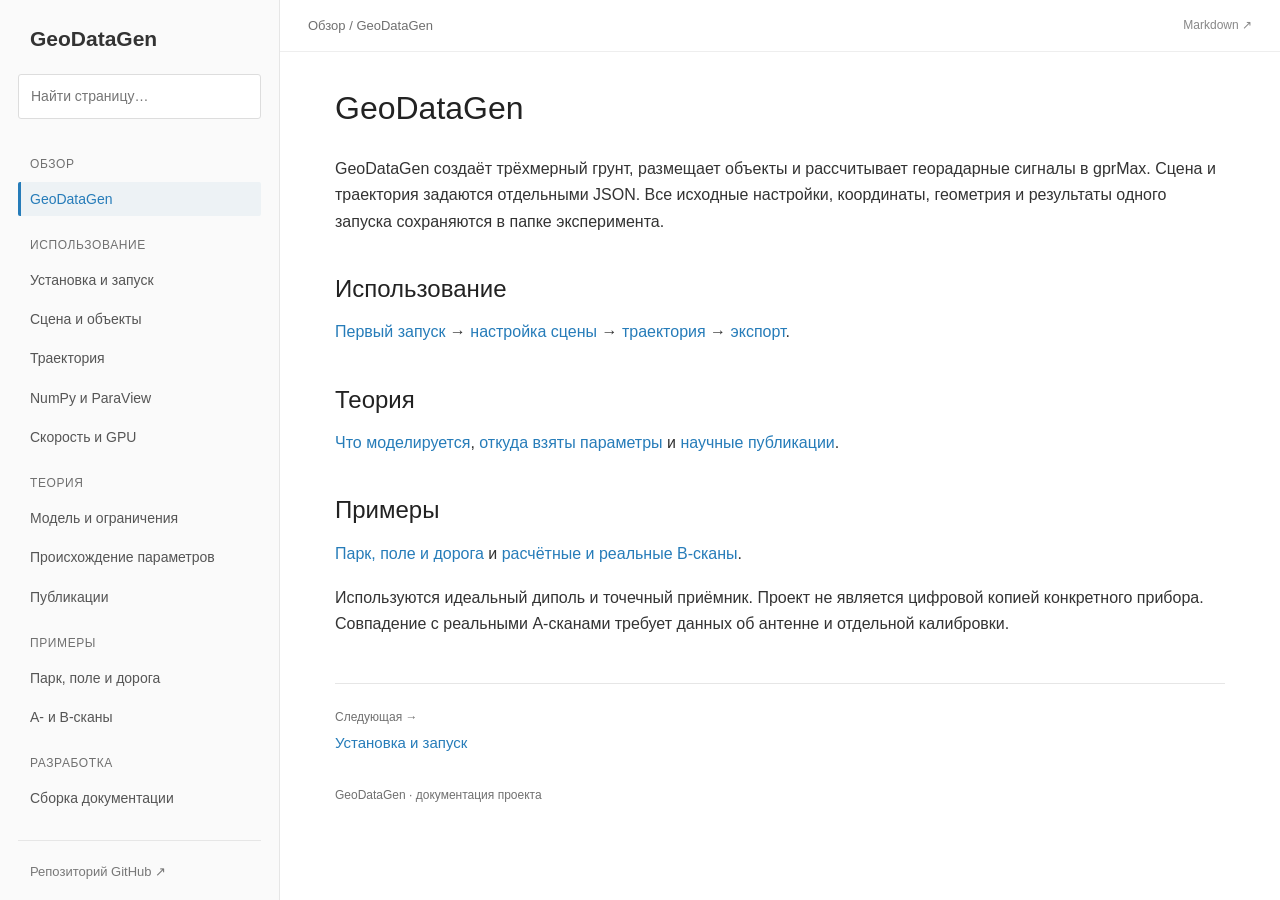
<file: user_review/index.html>
<!doctype html>
<!-- Generated by tools/build_docs.py; edit docs/README.md. -->
<html lang="ru"><head><meta charset="utf-8"><meta name="viewport" content="width=device-width,initial-scale=1"><meta name="color-scheme" content="light"><title>GeoDataGen · GeoDataGen</title><link rel="stylesheet" href="assets/book.css"><script src="assets/book.js" defer></script></head>
<body><a class="skip" href="#content">Перейти к тексту</a><aside id="sidebar"><a class="brand" href="index.html">GeoDataGen</a><label class="sr-only" for="search">Найти страницу</label><input id="search" type="search" placeholder="Найти страницу…" autocomplete="off"><nav aria-label="Оглавление"><p class="group">Обзор</p><ul><li><a href="index.html" aria-current="page">GeoDataGen</a></li></ul><p class="group">Использование</p><ul><li><a href="usage/quickstart.html">Установка и запуск</a></li><li><a href="usage/scene.html">Сцена и объекты</a></li><li><a href="usage/trajectory.html">Траектория</a></li><li><a href="usage/exports.html">NumPy и ParaView</a></li><li><a href="usage/performance.html">Скорость и GPU</a></li></ul><p class="group">Теория</p><ul><li><a href="theory/model.html">Модель и ограничения</a></li><li><a href="theory/parameters.html">Происхождение параметров</a></li><li><a href="theory/papers.html">Публикации</a></li></ul><p class="group">Примеры</p><ul><li><a href="examples/scenes.html">Парк, поле и дорога</a></li><li><a href="examples/scans.html">A- и B-сканы</a></li></ul><p class="group">Разработка</p><ul><li><a href="usage/documentation.html">Сборка документации</a></li></ul></nav><p class="empty" hidden>Страница не найдена</p><a class="repository" href="https://github.com/bySaf/geodatagen">Репозиторий GitHub ↗</a></aside>
<div class="body"><header><button id="menu" aria-expanded="false" aria-controls="sidebar" aria-label="Открыть оглавление">☰</button><span>Обзор / GeoDataGen</span><a href="https://github.com/bySaf/geodatagen/blob/main/docs/README.md" aria-label="Исходник страницы">Markdown ↗</a></header><main id="content"><article><h1 id="geodatagen">GeoDataGen<a class="anchor" href="#geodatagen" aria-label="Ссылка на раздел">#</a></h1>
<p>GeoDataGen создаёт трёхмерный грунт, размещает объекты и рассчитывает георадарные сигналы в gprMax. Сцена и траектория задаются отдельными JSON. Все исходные настройки, координаты, геометрия и результаты одного запуска сохраняются в папке эксперимента.</p>
<h2 id="использование">Использование<a class="anchor" href="#использование" aria-label="Ссылка на раздел">#</a></h2>
<p><a href="usage/quickstart.html">Первый запуск</a> → <a href="usage/scene.html">настройка сцены</a> → <a href="usage/trajectory.html">траектория</a> → <a href="usage/exports.html">экспорт</a>.</p>
<h2 id="теория">Теория<a class="anchor" href="#теория" aria-label="Ссылка на раздел">#</a></h2>
<p><a href="theory/model.html">Что моделируется</a>, <a href="theory/parameters.html">откуда взяты параметры</a> и <a href="theory/papers.html">научные публикации</a>.</p>
<h2 id="примеры">Примеры<a class="anchor" href="#примеры" aria-label="Ссылка на раздел">#</a></h2>
<p><a href="examples/scenes.html">Парк, поле и дорога</a> и <a href="examples/scans.html">расчётные и реальные B-сканы</a>.</p>
<p>Используются идеальный диполь и точечный приёмник. Проект не является цифровой копией конкретного прибора. Совпадение с реальными A-сканами требует данных об антенне и отдельной калибровки.</p>
</article><nav class="pagination" aria-label="Соседние страницы"><a href="usage/quickstart.html"><span>Следующая →</span>Установка и запуск</a></nav><footer>GeoDataGen · документация проекта</footer></main></div></body></html>
</file>
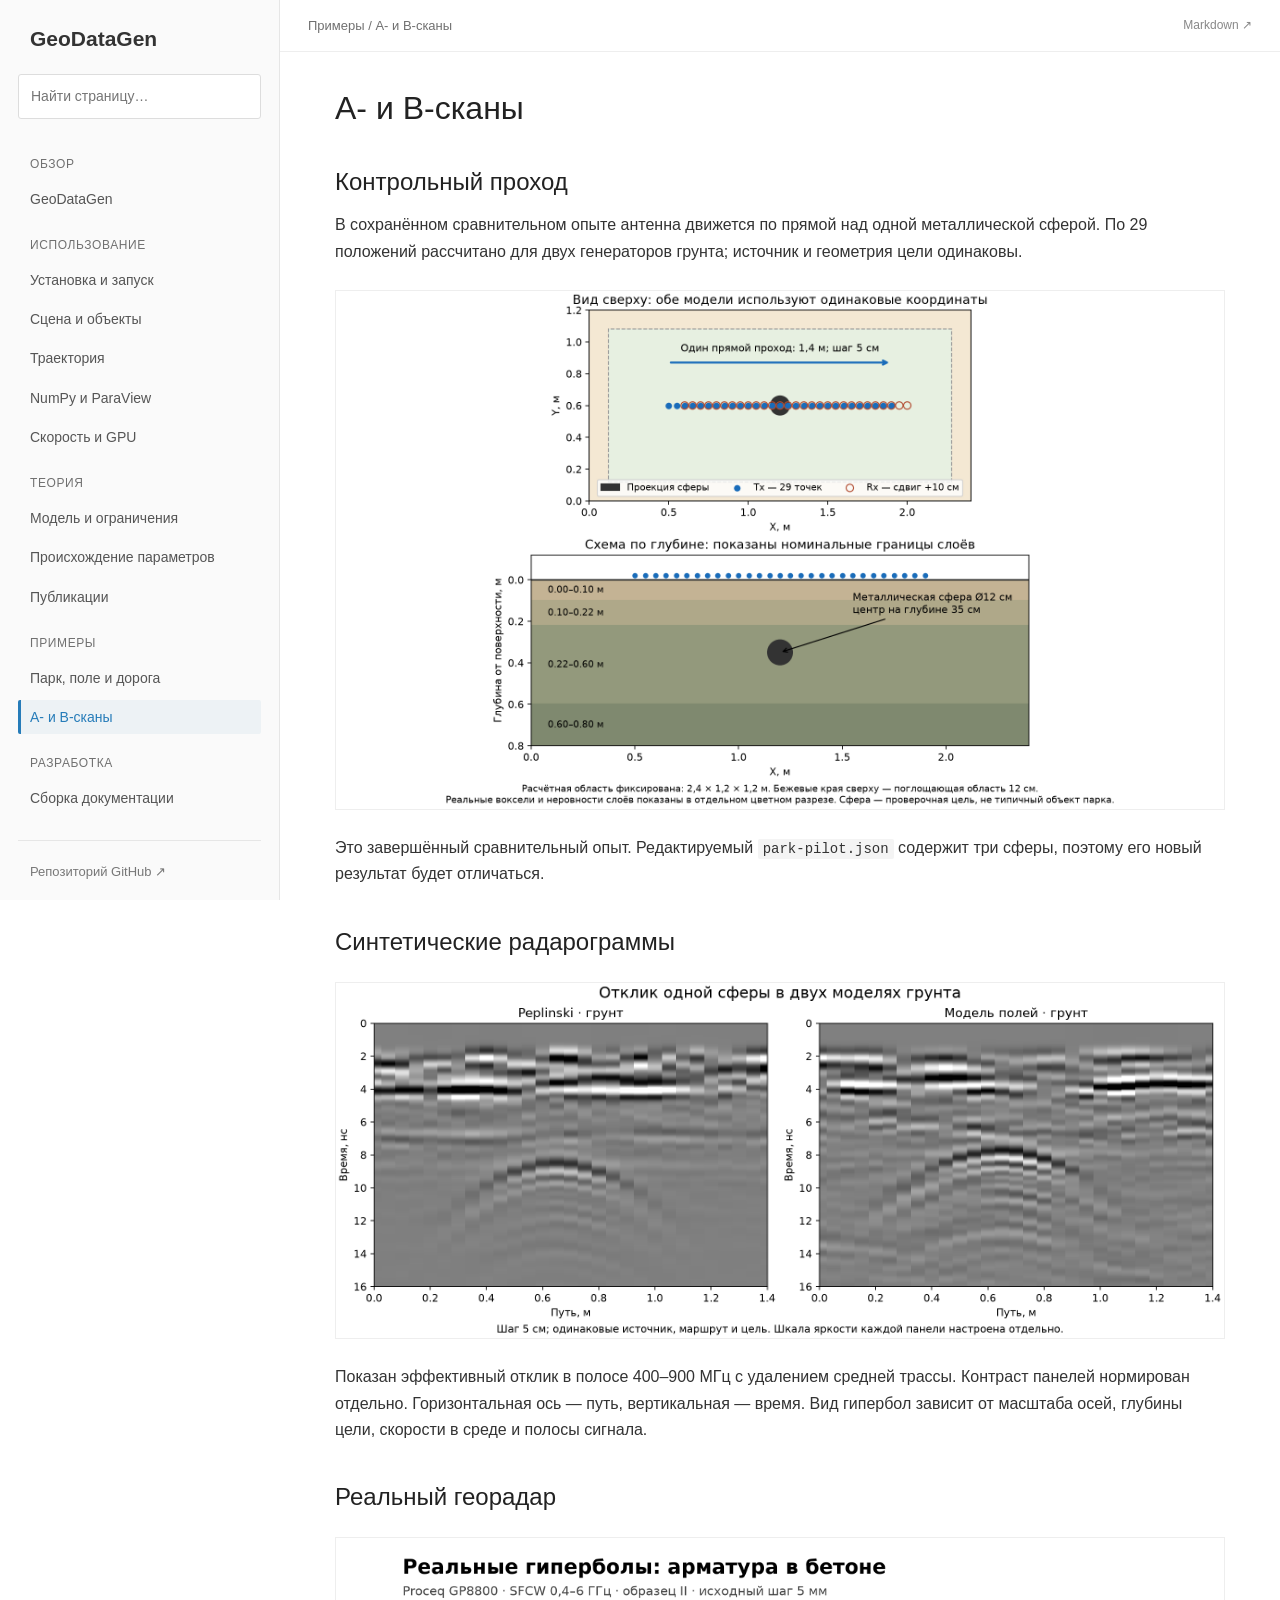
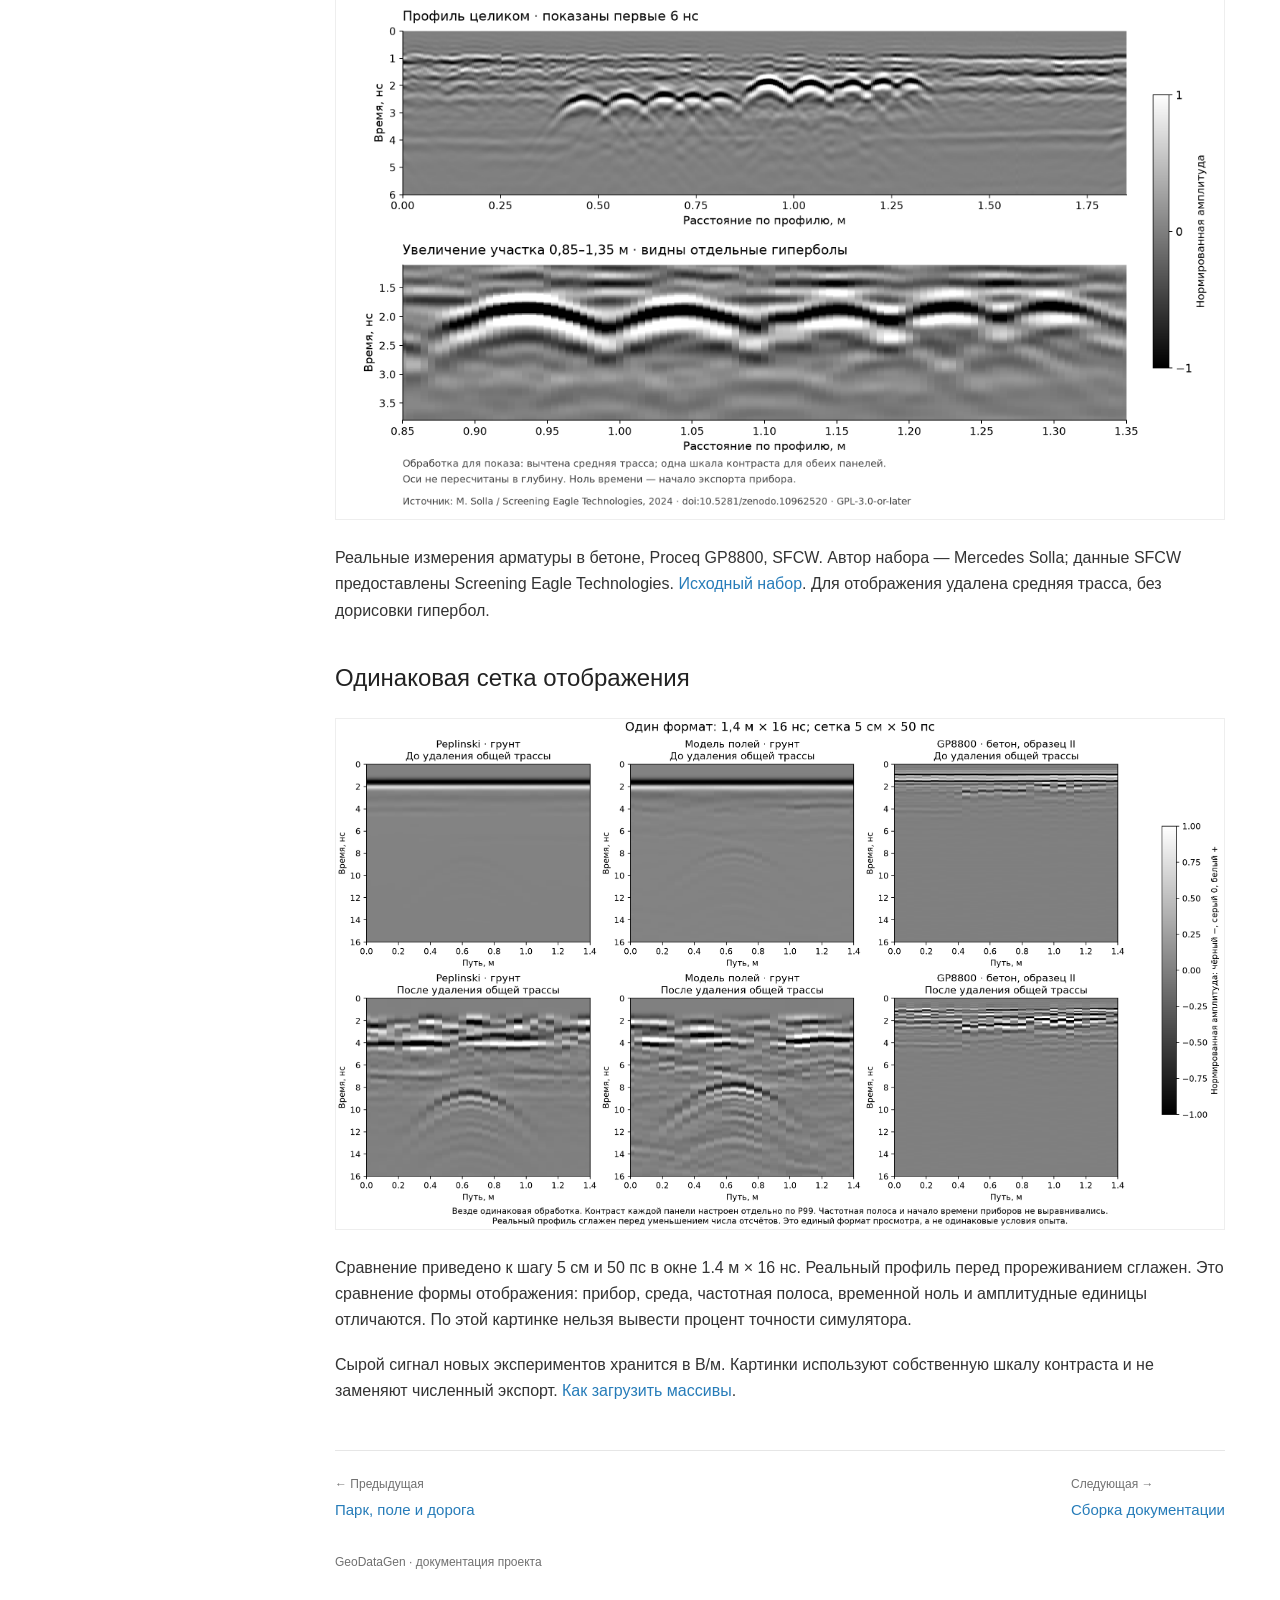
<file: user_review/examples/scans.html>
<!doctype html>
<!-- Generated by tools/build_docs.py; edit docs/examples/scans.md. -->
<html lang="ru"><head><meta charset="utf-8"><meta name="viewport" content="width=device-width,initial-scale=1"><meta name="color-scheme" content="light"><title>A- и B-сканы · GeoDataGen</title><link rel="stylesheet" href="../assets/book.css"><script src="../assets/book.js" defer></script></head>
<body><a class="skip" href="#content">Перейти к тексту</a><aside id="sidebar"><a class="brand" href="../index.html">GeoDataGen</a><label class="sr-only" for="search">Найти страницу</label><input id="search" type="search" placeholder="Найти страницу…" autocomplete="off"><nav aria-label="Оглавление"><p class="group">Обзор</p><ul><li><a href="../index.html">GeoDataGen</a></li></ul><p class="group">Использование</p><ul><li><a href="../usage/quickstart.html">Установка и запуск</a></li><li><a href="../usage/scene.html">Сцена и объекты</a></li><li><a href="../usage/trajectory.html">Траектория</a></li><li><a href="../usage/exports.html">NumPy и ParaView</a></li><li><a href="../usage/performance.html">Скорость и GPU</a></li></ul><p class="group">Теория</p><ul><li><a href="../theory/model.html">Модель и ограничения</a></li><li><a href="../theory/parameters.html">Происхождение параметров</a></li><li><a href="../theory/papers.html">Публикации</a></li></ul><p class="group">Примеры</p><ul><li><a href="scenes.html">Парк, поле и дорога</a></li><li><a href="scans.html" aria-current="page">A- и B-сканы</a></li></ul><p class="group">Разработка</p><ul><li><a href="../usage/documentation.html">Сборка документации</a></li></ul></nav><p class="empty" hidden>Страница не найдена</p><a class="repository" href="https://github.com/bySaf/geodatagen">Репозиторий GitHub ↗</a></aside>
<div class="body"><header><button id="menu" aria-expanded="false" aria-controls="sidebar" aria-label="Открыть оглавление">☰</button><span>Примеры / A- и B-сканы</span><a href="https://github.com/bySaf/geodatagen/blob/main/docs/examples/scans.md" aria-label="Исходник страницы">Markdown ↗</a></header><main id="content"><article><h1 id="a--и-b-сканы">A- и B-сканы<a class="anchor" href="#a--и-b-сканы" aria-label="Ссылка на раздел">#</a></h1>
<h2 id="контрольный-проход">Контрольный проход<a class="anchor" href="#контрольный-проход" aria-label="Ссылка на раздел">#</a></h2>
<p>В сохранённом сравнительном опыте антенна движется по прямой над одной металлической сферой. По 29 положений рассчитано для двух генераторов грунта; источник и геометрия цели одинаковы.</p>
<p><img src="../assets/pilot-route.png" alt="План контрольного прямого прохода" /></p>
<p>Это завершённый сравнительный опыт. Редактируемый <code>park-pilot.json</code> содержит три сферы, поэтому его новый результат будет отличаться.</p>
<h2 id="синтетические-радарограммы">Синтетические радарограммы<a class="anchor" href="#синтетические-радарограммы" aria-label="Ссылка на раздел">#</a></h2>
<p><img src="../assets/synthetic-hyperbolas.png" alt="Синтетические B-сканы двух моделей грунта" /></p>
<p>Показан эффективный отклик в полосе 400–900 МГц с удалением средней трассы. Контраст панелей нормирован отдельно. Горизонтальная ось — путь, вертикальная — время. Вид гипербол зависит от масштаба осей, глубины цели, скорости в среде и полосы сигнала.</p>
<h2 id="реальный-георадар">Реальный георадар<a class="anchor" href="#реальный-георадар" aria-label="Ссылка на раздел">#</a></h2>
<p><img src="../assets/real-hyperbola.png" alt="Реальные гиперболы арматуры, Proceq GP8800" /></p>
<p>Реальные измерения арматуры в бетоне, Proceq GP8800, SFCW. Автор набора — Mercedes Solla; данные SFCW предоставлены Screening Eagle Technologies. <a href="https://doi.org/10.5281/zenodo.10962520">Исходный набор</a>. Для отображения удалена средняя трасса, без дорисовки гипербол.</p>
<h2 id="одинаковая-сетка-отображения">Одинаковая сетка отображения<a class="anchor" href="#одинаковая-сетка-отображения" aria-label="Ссылка на раздел">#</a></h2>
<p><img src="../assets/bscan-comparison.png" alt="Синтетические и реальные сигналы на общей сетке" /></p>
<p>Сравнение приведено к шагу 5 см и 50 пс в окне 1.4 м × 16 нс. Реальный профиль перед прореживанием сглажен. Это сравнение формы отображения: прибор, среда, частотная полоса, временной ноль и амплитудные единицы отличаются. По этой картинке нельзя вывести процент точности симулятора.</p>
<p>Сырой сигнал новых экспериментов хранится в В/м. Картинки используют собственную шкалу контраста и не заменяют численный экспорт. <a href="../usage/exports.html">Как загрузить массивы</a>.</p>
</article><nav class="pagination" aria-label="Соседние страницы"><a href="scenes.html"><span>← Предыдущая</span>Парк, поле и дорога</a><a href="../usage/documentation.html"><span>Следующая →</span>Сборка документации</a></nav><footer>GeoDataGen · документация проекта</footer></main></div></body></html>
</file>
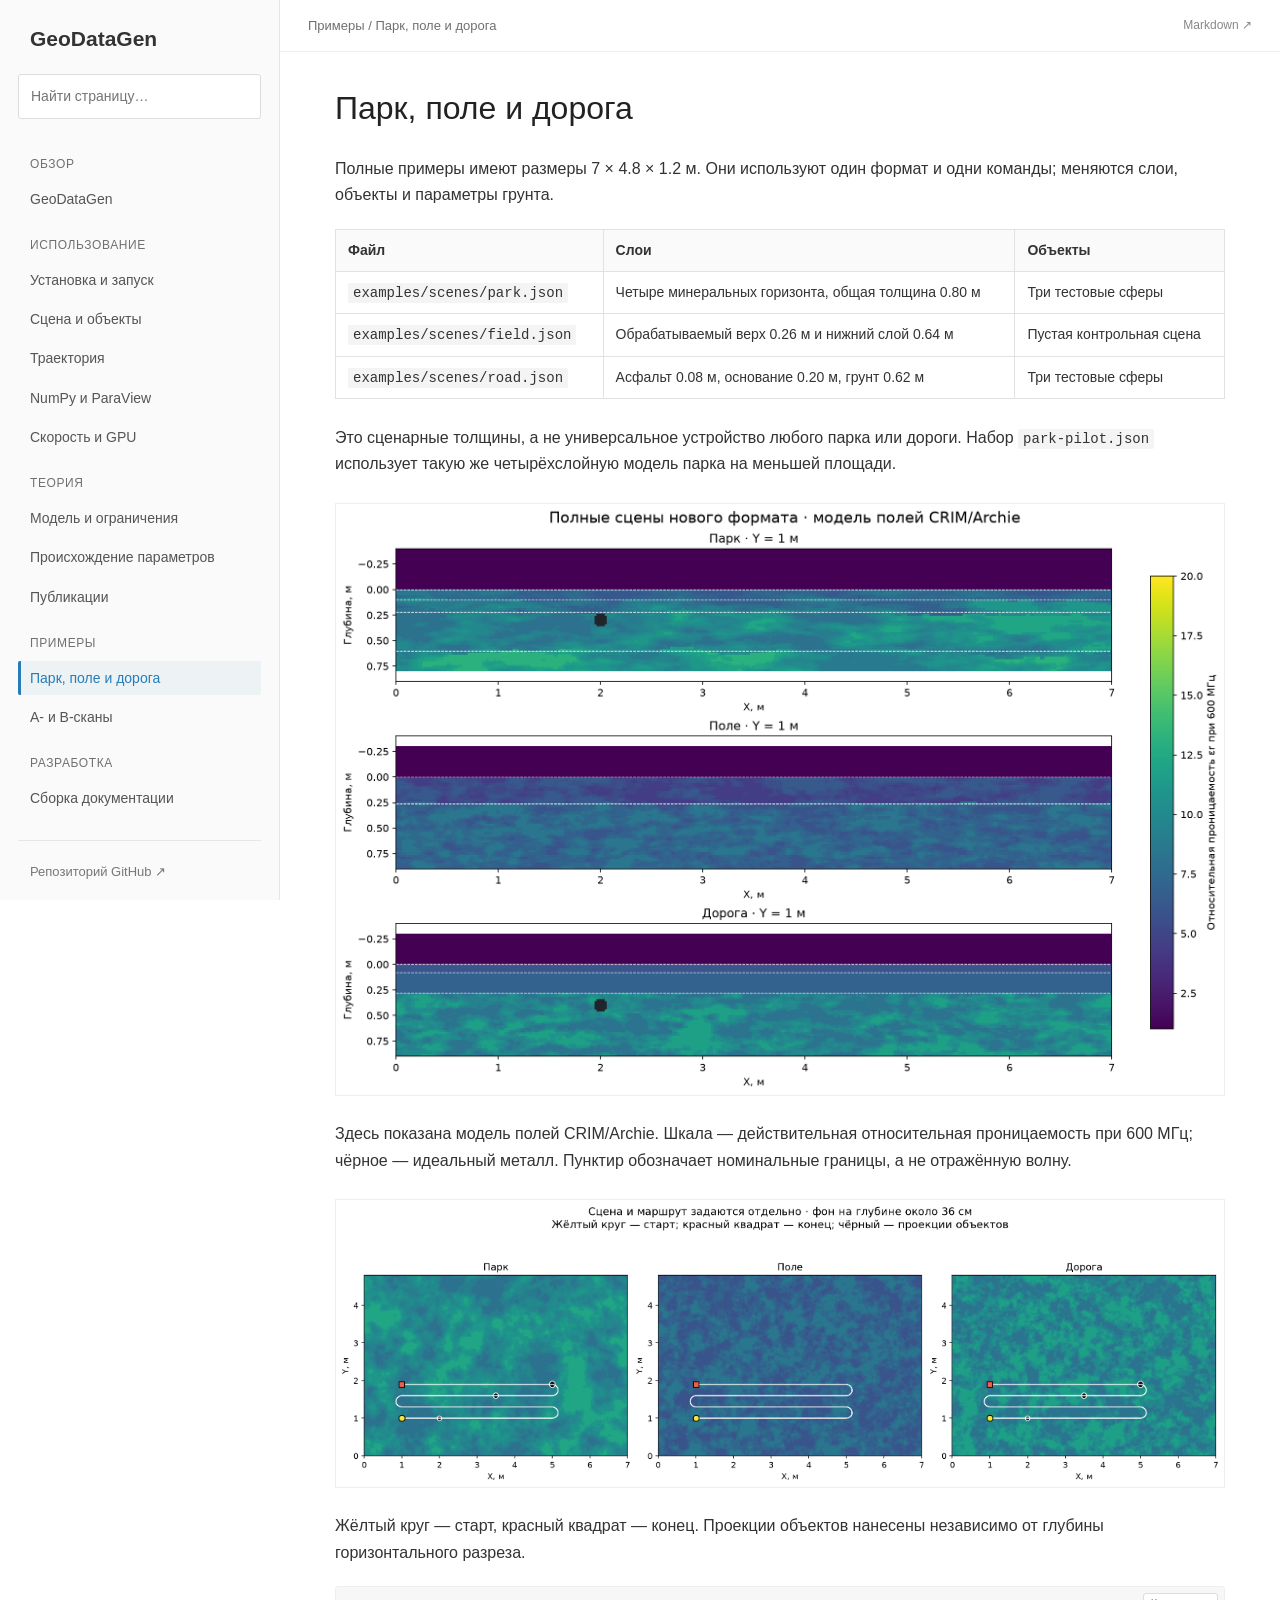
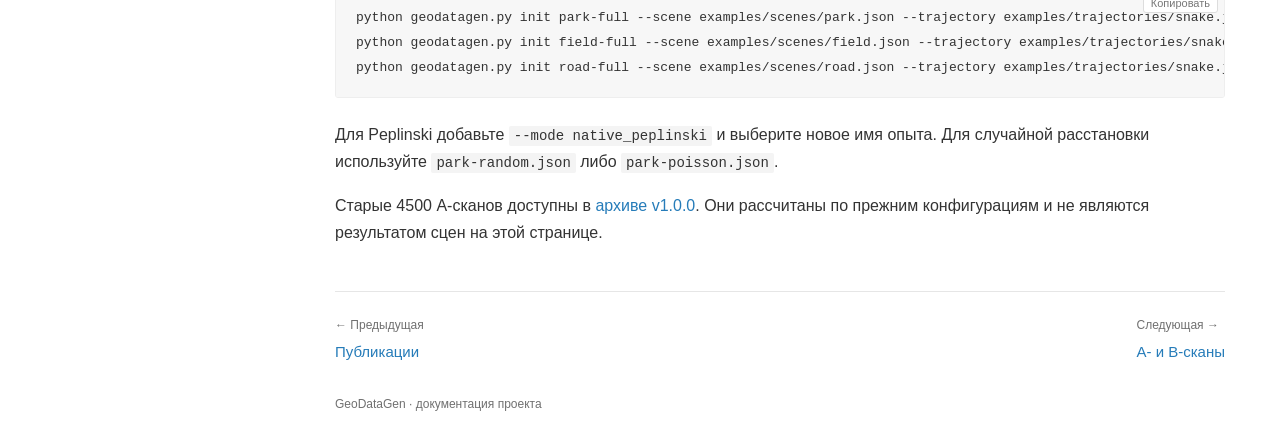
<file: user_review/examples/scenes.html>
<!doctype html>
<!-- Generated by tools/build_docs.py; edit docs/examples/scenes.md. -->
<html lang="ru"><head><meta charset="utf-8"><meta name="viewport" content="width=device-width,initial-scale=1"><meta name="color-scheme" content="light"><title>Парк, поле и дорога · GeoDataGen</title><link rel="stylesheet" href="../assets/book.css"><script src="../assets/book.js" defer></script></head>
<body><a class="skip" href="#content">Перейти к тексту</a><aside id="sidebar"><a class="brand" href="../index.html">GeoDataGen</a><label class="sr-only" for="search">Найти страницу</label><input id="search" type="search" placeholder="Найти страницу…" autocomplete="off"><nav aria-label="Оглавление"><p class="group">Обзор</p><ul><li><a href="../index.html">GeoDataGen</a></li></ul><p class="group">Использование</p><ul><li><a href="../usage/quickstart.html">Установка и запуск</a></li><li><a href="../usage/scene.html">Сцена и объекты</a></li><li><a href="../usage/trajectory.html">Траектория</a></li><li><a href="../usage/exports.html">NumPy и ParaView</a></li><li><a href="../usage/performance.html">Скорость и GPU</a></li></ul><p class="group">Теория</p><ul><li><a href="../theory/model.html">Модель и ограничения</a></li><li><a href="../theory/parameters.html">Происхождение параметров</a></li><li><a href="../theory/papers.html">Публикации</a></li></ul><p class="group">Примеры</p><ul><li><a href="scenes.html" aria-current="page">Парк, поле и дорога</a></li><li><a href="scans.html">A- и B-сканы</a></li></ul><p class="group">Разработка</p><ul><li><a href="../usage/documentation.html">Сборка документации</a></li></ul></nav><p class="empty" hidden>Страница не найдена</p><a class="repository" href="https://github.com/bySaf/geodatagen">Репозиторий GitHub ↗</a></aside>
<div class="body"><header><button id="menu" aria-expanded="false" aria-controls="sidebar" aria-label="Открыть оглавление">☰</button><span>Примеры / Парк, поле и дорога</span><a href="https://github.com/bySaf/geodatagen/blob/main/docs/examples/scenes.md" aria-label="Исходник страницы">Markdown ↗</a></header><main id="content"><article><h1 id="парк-поле-и-дорога">Парк, поле и дорога<a class="anchor" href="#парк-поле-и-дорога" aria-label="Ссылка на раздел">#</a></h1>
<p>Полные примеры имеют размеры 7 × 4.8 × 1.2 м. Они используют один формат и одни команды; меняются слои, объекты и параметры грунта.</p>
<table>
<thead>
<tr>
  <th>Файл</th>
  <th>Слои</th>
  <th>Объекты</th>
</tr>
</thead>
<tbody>
<tr>
  <td><code>examples/scenes/park.json</code></td>
  <td>Четыре минеральных горизонта, общая толщина 0.80 м</td>
  <td>Три тестовые сферы</td>
</tr>
<tr>
  <td><code>examples/scenes/field.json</code></td>
  <td>Обрабатываемый верх 0.26 м и нижний слой 0.64 м</td>
  <td>Пустая контрольная сцена</td>
</tr>
<tr>
  <td><code>examples/scenes/road.json</code></td>
  <td>Асфальт 0.08 м, основание 0.20 м, грунт 0.62 м</td>
  <td>Три тестовые сферы</td>
</tr>
</tbody>
</table>
<p>Это сценарные толщины, а не универсальное устройство любого парка или дороги. Набор <code>park-pilot.json</code> использует такую же четырёхслойную модель парка на меньшей площади.</p>
<p><img src="../assets/full-scenes.png" alt="Разрезы полных сцен с моделью полей" /></p>
<p>Здесь показана модель полей CRIM/Archie. Шкала — действительная относительная проницаемость при 600 МГц; чёрное — идеальный металл. Пунктир обозначает номинальные границы, а не отражённую волну.</p>
<p><img src="../assets/scene-routes.png" alt="Планы сцен и одинаковая змейка" /></p>
<p>Жёлтый круг — старт, красный квадрат — конец. Проекции объектов нанесены независимо от глубины горизонтального разреза.</p>
<pre><code class="language-bash">python geodatagen.py init park-full --scene examples/scenes/park.json --trajectory examples/trajectories/snake.json
python geodatagen.py init field-full --scene examples/scenes/field.json --trajectory examples/trajectories/snake.json
python geodatagen.py init road-full --scene examples/scenes/road.json --trajectory examples/trajectories/snake.json
</code></pre>
<p>Для Peplinski добавьте <code>--mode native_peplinski</code> и выберите новое имя опыта. Для случайной расстановки используйте <code>park-random.json</code> либо <code>park-poisson.json</code>.</p>
<p>Старые 4500 A-сканов доступны в <a href="https://github.com/bySaf/geodatagen/releases/tag/v1.0.0">архиве v1.0.0</a>. Они рассчитаны по прежним конфигурациям и не являются результатом сцен на этой странице.</p>
</article><nav class="pagination" aria-label="Соседние страницы"><a href="../theory/papers.html"><span>← Предыдущая</span>Публикации</a><a href="scans.html"><span>Следующая →</span>A- и B-сканы</a></nav><footer>GeoDataGen · документация проекта</footer></main></div></body></html>
</file>
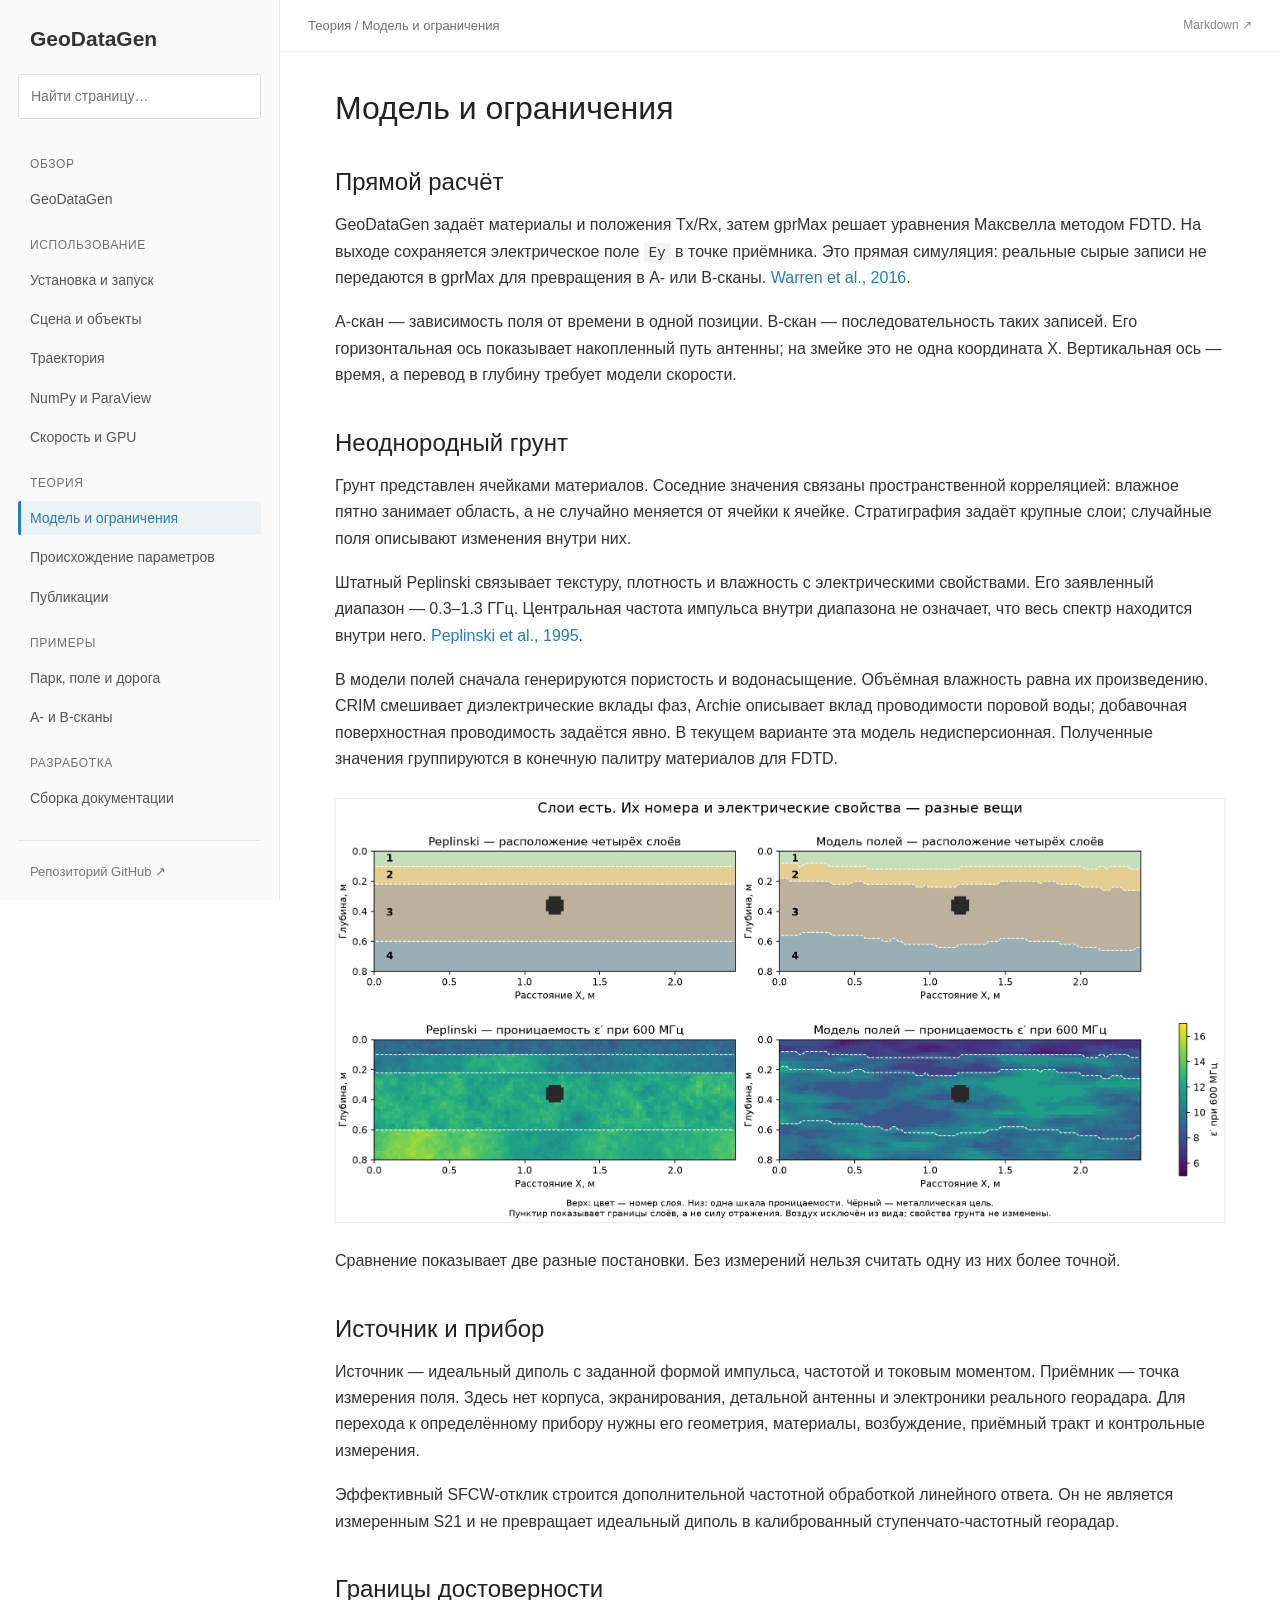
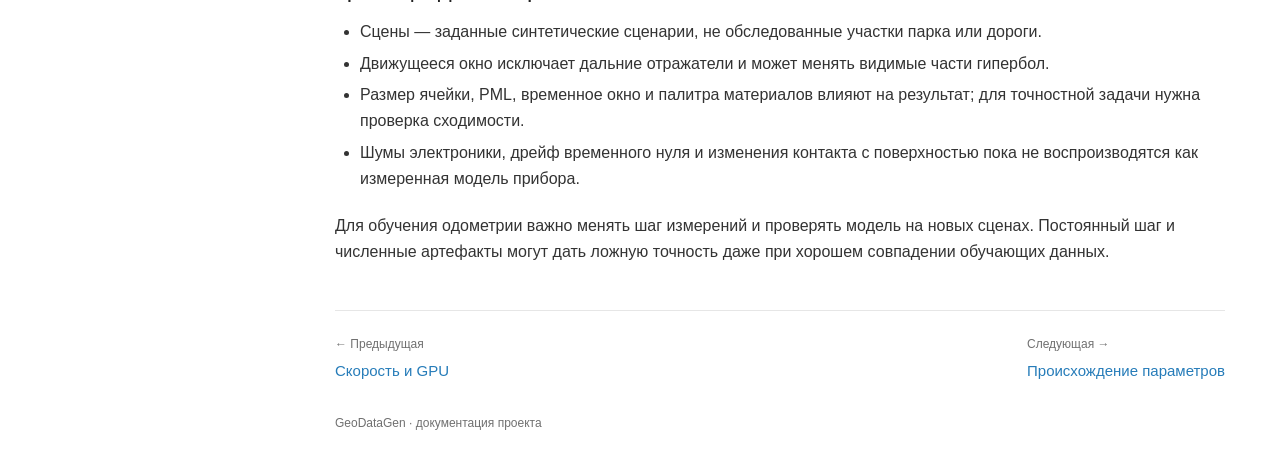
<file: user_review/theory/model.html>
<!doctype html>
<!-- Generated by tools/build_docs.py; edit docs/theory/model.md. -->
<html lang="ru"><head><meta charset="utf-8"><meta name="viewport" content="width=device-width,initial-scale=1"><meta name="color-scheme" content="light"><title>Модель и ограничения · GeoDataGen</title><link rel="stylesheet" href="../assets/book.css"><script src="../assets/book.js" defer></script></head>
<body><a class="skip" href="#content">Перейти к тексту</a><aside id="sidebar"><a class="brand" href="../index.html">GeoDataGen</a><label class="sr-only" for="search">Найти страницу</label><input id="search" type="search" placeholder="Найти страницу…" autocomplete="off"><nav aria-label="Оглавление"><p class="group">Обзор</p><ul><li><a href="../index.html">GeoDataGen</a></li></ul><p class="group">Использование</p><ul><li><a href="../usage/quickstart.html">Установка и запуск</a></li><li><a href="../usage/scene.html">Сцена и объекты</a></li><li><a href="../usage/trajectory.html">Траектория</a></li><li><a href="../usage/exports.html">NumPy и ParaView</a></li><li><a href="../usage/performance.html">Скорость и GPU</a></li></ul><p class="group">Теория</p><ul><li><a href="model.html" aria-current="page">Модель и ограничения</a></li><li><a href="parameters.html">Происхождение параметров</a></li><li><a href="papers.html">Публикации</a></li></ul><p class="group">Примеры</p><ul><li><a href="../examples/scenes.html">Парк, поле и дорога</a></li><li><a href="../examples/scans.html">A- и B-сканы</a></li></ul><p class="group">Разработка</p><ul><li><a href="../usage/documentation.html">Сборка документации</a></li></ul></nav><p class="empty" hidden>Страница не найдена</p><a class="repository" href="https://github.com/bySaf/geodatagen">Репозиторий GitHub ↗</a></aside>
<div class="body"><header><button id="menu" aria-expanded="false" aria-controls="sidebar" aria-label="Открыть оглавление">☰</button><span>Теория / Модель и ограничения</span><a href="https://github.com/bySaf/geodatagen/blob/main/docs/theory/model.md" aria-label="Исходник страницы">Markdown ↗</a></header><main id="content"><article><h1 id="модель-и-ограничения">Модель и ограничения<a class="anchor" href="#модель-и-ограничения" aria-label="Ссылка на раздел">#</a></h1>
<h2 id="прямой-расчёт">Прямой расчёт<a class="anchor" href="#прямой-расчёт" aria-label="Ссылка на раздел">#</a></h2>
<p>GeoDataGen задаёт материалы и положения Tx/Rx, затем gprMax решает уравнения Максвелла методом FDTD. На выходе сохраняется электрическое поле <code>Ey</code> в точке приёмника. Это прямая симуляция: реальные сырые записи не передаются в gprMax для превращения в A- или B-сканы. <a href="https://doi.org/10.1016/j.cpc.2016.08.020">Warren et al., 2016</a>.</p>
<p>A-скан — зависимость поля от времени в одной позиции. B-скан — последовательность таких записей. Его горизонтальная ось показывает накопленный путь антенны; на змейке это не одна координата X. Вертикальная ось — время, а перевод в глубину требует модели скорости.</p>
<h2 id="неоднородный-грунт">Неоднородный грунт<a class="anchor" href="#неоднородный-грунт" aria-label="Ссылка на раздел">#</a></h2>
<p>Грунт представлен ячейками материалов. Соседние значения связаны пространственной корреляцией: влажное пятно занимает область, а не случайно меняется от ячейки к ячейке. Стратиграфия задаёт крупные слои; случайные поля описывают изменения внутри них.</p>
<p>Штатный Peplinski связывает текстуру, плотность и влажность с электрическими свойствами. Его заявленный диапазон — 0.3–1.3 ГГц. Центральная частота импульса внутри диапазона не означает, что весь спектр находится внутри него. <a href="https://doi.org/10.1109/36.387598">Peplinski et al., 1995</a>.</p>
<p>В модели полей сначала генерируются пористость и водонасыщение. Объёмная влажность равна их произведению. CRIM смешивает диэлектрические вклады фаз, Archie описывает вклад проводимости поровой воды; добавочная поверхностная проводимость задаётся явно. В текущем варианте эта модель недисперсионная. Полученные значения группируются в конечную палитру материалов для FDTD.</p>
<p><img src="../assets/soil-models.png" alt="Слои и свойства грунта для двух генераторов" /></p>
<p>Сравнение показывает две разные постановки. Без измерений нельзя считать одну из них более точной.</p>
<h2 id="источник-и-прибор">Источник и прибор<a class="anchor" href="#источник-и-прибор" aria-label="Ссылка на раздел">#</a></h2>
<p>Источник — идеальный диполь с заданной формой импульса, частотой и токовым моментом. Приёмник — точка измерения поля. Здесь нет корпуса, экранирования, детальной антенны и электроники реального георадара. Для перехода к определённому прибору нужны его геометрия, материалы, возбуждение, приёмный тракт и контрольные измерения.</p>
<p>Эффективный SFCW-отклик строится дополнительной частотной обработкой линейного ответа. Он не является измеренным S21 и не превращает идеальный диполь в калиброванный ступенчато-частотный георадар.</p>
<h2 id="границы-достоверности">Границы достоверности<a class="anchor" href="#границы-достоверности" aria-label="Ссылка на раздел">#</a></h2>
<ul>
<li>Сцены — заданные синтетические сценарии, не обследованные участки парка или дороги.</li>
<li>Движущееся окно исключает дальние отражатели и может менять видимые части гипербол.</li>
<li>Размер ячейки, PML, временное окно и палитра материалов влияют на результат; для точностной задачи нужна проверка сходимости.</li>
<li>Шумы электроники, дрейф временного нуля и изменения контакта с поверхностью пока не воспроизводятся как измеренная модель прибора.</li>
</ul>
<p>Для обучения одометрии важно менять шаг измерений и проверять модель на новых сценах. Постоянный шаг и численные артефакты могут дать ложную точность даже при хорошем совпадении обучающих данных.</p>
</article><nav class="pagination" aria-label="Соседние страницы"><a href="../usage/performance.html"><span>← Предыдущая</span>Скорость и GPU</a><a href="parameters.html"><span>Следующая →</span>Происхождение параметров</a></nav><footer>GeoDataGen · документация проекта</footer></main></div></body></html>
</file>
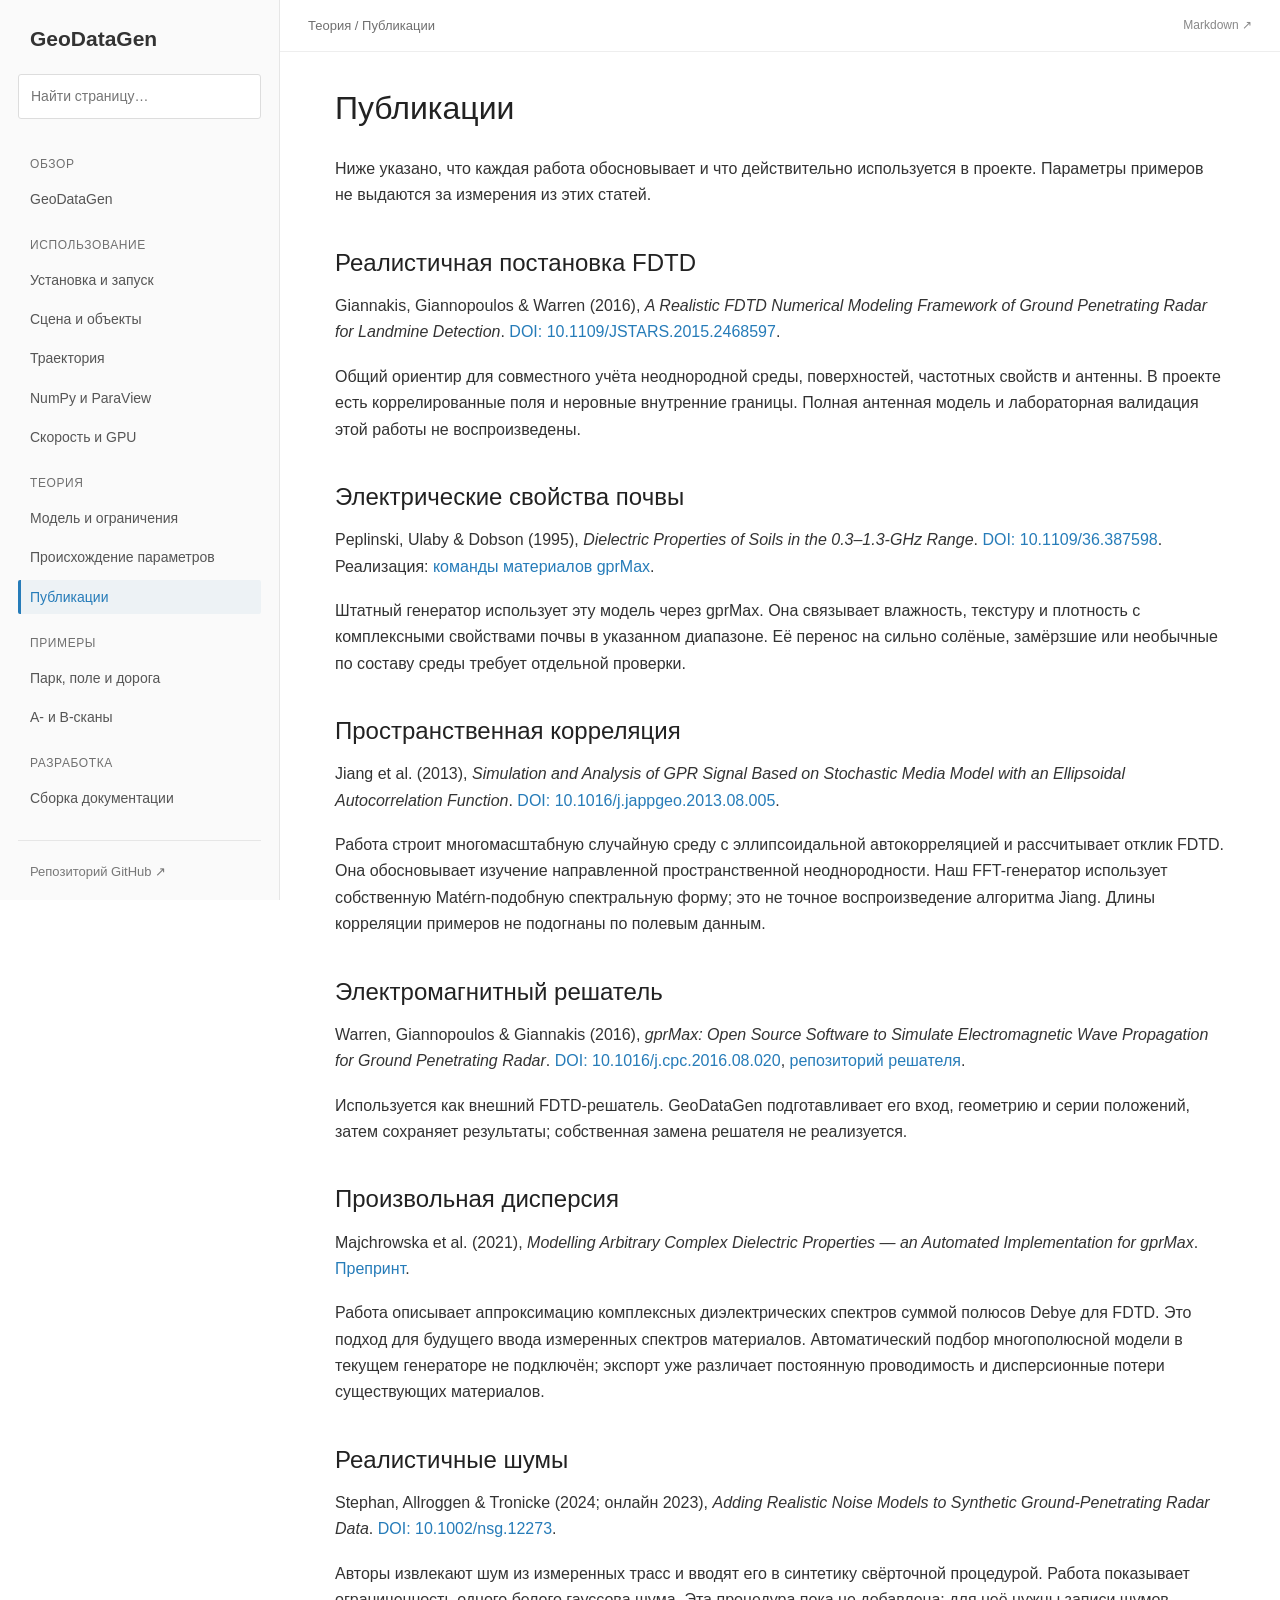
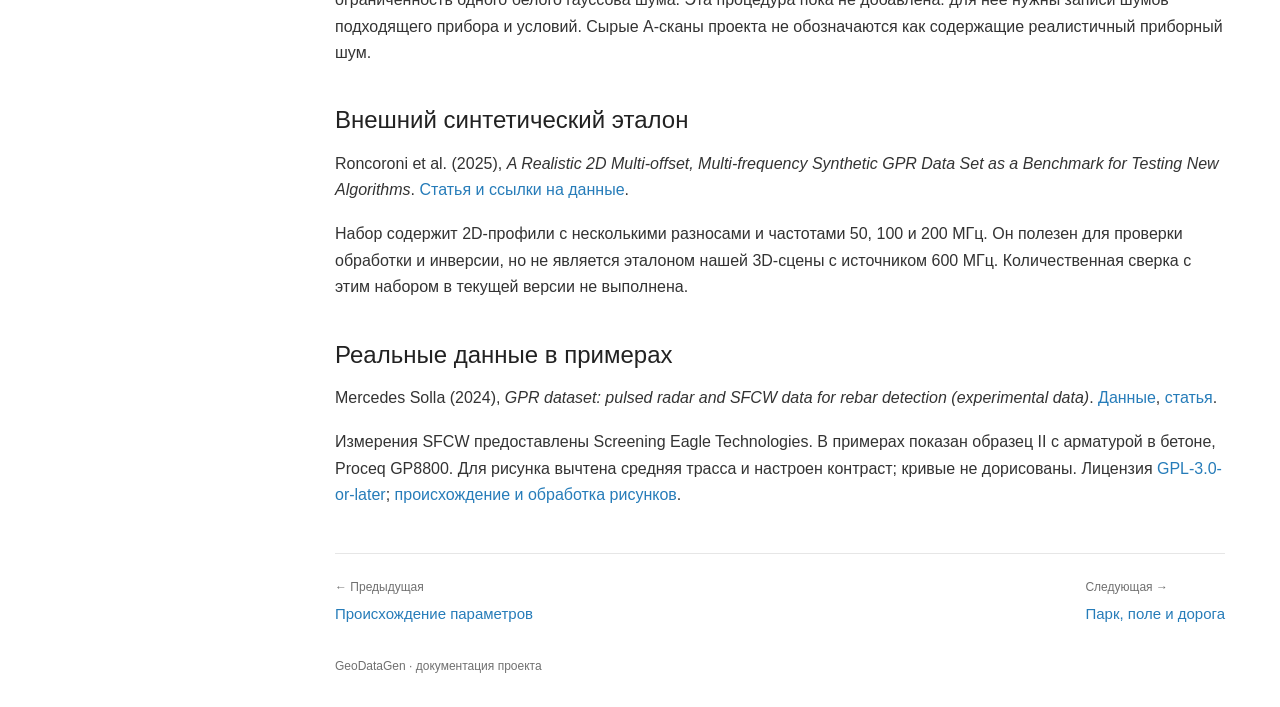
<file: user_review/theory/papers.html>
<!doctype html>
<!-- Generated by tools/build_docs.py; edit docs/theory/papers.md. -->
<html lang="ru"><head><meta charset="utf-8"><meta name="viewport" content="width=device-width,initial-scale=1"><meta name="color-scheme" content="light"><title>Публикации · GeoDataGen</title><link rel="stylesheet" href="../assets/book.css"><script src="../assets/book.js" defer></script></head>
<body><a class="skip" href="#content">Перейти к тексту</a><aside id="sidebar"><a class="brand" href="../index.html">GeoDataGen</a><label class="sr-only" for="search">Найти страницу</label><input id="search" type="search" placeholder="Найти страницу…" autocomplete="off"><nav aria-label="Оглавление"><p class="group">Обзор</p><ul><li><a href="../index.html">GeoDataGen</a></li></ul><p class="group">Использование</p><ul><li><a href="../usage/quickstart.html">Установка и запуск</a></li><li><a href="../usage/scene.html">Сцена и объекты</a></li><li><a href="../usage/trajectory.html">Траектория</a></li><li><a href="../usage/exports.html">NumPy и ParaView</a></li><li><a href="../usage/performance.html">Скорость и GPU</a></li></ul><p class="group">Теория</p><ul><li><a href="model.html">Модель и ограничения</a></li><li><a href="parameters.html">Происхождение параметров</a></li><li><a href="papers.html" aria-current="page">Публикации</a></li></ul><p class="group">Примеры</p><ul><li><a href="../examples/scenes.html">Парк, поле и дорога</a></li><li><a href="../examples/scans.html">A- и B-сканы</a></li></ul><p class="group">Разработка</p><ul><li><a href="../usage/documentation.html">Сборка документации</a></li></ul></nav><p class="empty" hidden>Страница не найдена</p><a class="repository" href="https://github.com/bySaf/geodatagen">Репозиторий GitHub ↗</a></aside>
<div class="body"><header><button id="menu" aria-expanded="false" aria-controls="sidebar" aria-label="Открыть оглавление">☰</button><span>Теория / Публикации</span><a href="https://github.com/bySaf/geodatagen/blob/main/docs/theory/papers.md" aria-label="Исходник страницы">Markdown ↗</a></header><main id="content"><article><h1 id="публикации">Публикации<a class="anchor" href="#публикации" aria-label="Ссылка на раздел">#</a></h1>
<p>Ниже указано, что каждая работа обосновывает и что действительно используется в проекте. Параметры примеров не выдаются за измерения из этих статей.</p>
<h2 id="реалистичная-постановка-fdtd">Реалистичная постановка FDTD<a class="anchor" href="#реалистичная-постановка-fdtd" aria-label="Ссылка на раздел">#</a></h2>
<p>Giannakis, Giannopoulos &amp; Warren (2016), <em>A Realistic FDTD Numerical Modeling Framework of Ground Penetrating Radar for Landmine Detection</em>. <a href="https://doi.org/10.1109/JSTARS.2015.2468597">DOI: 10.1109/JSTARS.2015.2468597</a>.</p>
<p>Общий ориентир для совместного учёта неоднородной среды, поверхностей, частотных свойств и антенны. В проекте есть коррелированные поля и неровные внутренние границы. Полная антенная модель и лабораторная валидация этой работы не воспроизведены.</p>
<h2 id="электрические-свойства-почвы">Электрические свойства почвы<a class="anchor" href="#электрические-свойства-почвы" aria-label="Ссылка на раздел">#</a></h2>
<p>Peplinski, Ulaby &amp; Dobson (1995), <em>Dielectric Properties of Soils in the 0.3–1.3-GHz Range</em>. <a href="https://doi.org/10.1109/36.387598">DOI: 10.1109/36.387598</a>. Реализация: <a href="https://docs.gprmax.com/en/latest/input_hash_cmds.html#soil-peplinski">команды материалов gprMax</a>.</p>
<p>Штатный генератор использует эту модель через gprMax. Она связывает влажность, текстуру и плотность с комплексными свойствами почвы в указанном диапазоне. Её перенос на сильно солёные, замёрзшие или необычные по составу среды требует отдельной проверки.</p>
<h2 id="пространственная-корреляция">Пространственная корреляция<a class="anchor" href="#пространственная-корреляция" aria-label="Ссылка на раздел">#</a></h2>
<p>Jiang et al. (2013), <em>Simulation and Analysis of GPR Signal Based on Stochastic Media Model with an Ellipsoidal Autocorrelation Function</em>. <a href="https://doi.org/10.1016/j.jappgeo.2013.08.005">DOI: 10.1016/j.jappgeo.2013.08.005</a>.</p>
<p>Работа строит многомасштабную случайную среду с эллипсоидальной автокорреляцией и рассчитывает отклик FDTD. Она обосновывает изучение направленной пространственной неоднородности. Наш FFT-генератор использует собственную Matérn-подобную спектральную форму; это не точное воспроизведение алгоритма Jiang. Длины корреляции примеров не подогнаны по полевым данным.</p>
<h2 id="электромагнитный-решатель">Электромагнитный решатель<a class="anchor" href="#электромагнитный-решатель" aria-label="Ссылка на раздел">#</a></h2>
<p>Warren, Giannopoulos &amp; Giannakis (2016), <em>gprMax: Open Source Software to Simulate Electromagnetic Wave Propagation for Ground Penetrating Radar</em>. <a href="https://doi.org/10.1016/j.cpc.2016.08.020">DOI: 10.1016/j.cpc.2016.08.020</a>, <a href="https://github.com/gprMax/gprMax">репозиторий решателя</a>.</p>
<p>Используется как внешний FDTD-решатель. GeoDataGen подготавливает его вход, геометрию и серии положений, затем сохраняет результаты; собственная замена решателя не реализуется.</p>
<h2 id="произвольная-дисперсия">Произвольная дисперсия<a class="anchor" href="#произвольная-дисперсия" aria-label="Ссылка на раздел">#</a></h2>
<p>Majchrowska et al. (2021), <em>Modelling Arbitrary Complex Dielectric Properties — an Automated Implementation for gprMax</em>. <a href="https://arxiv.org/abs/2109.01928">Препринт</a>.</p>
<p>Работа описывает аппроксимацию комплексных диэлектрических спектров суммой полюсов Debye для FDTD. Это подход для будущего ввода измеренных спектров материалов. Автоматический подбор многополюсной модели в текущем генераторе не подключён; экспорт уже различает постоянную проводимость и дисперсионные потери существующих материалов.</p>
<h2 id="реалистичные-шумы">Реалистичные шумы<a class="anchor" href="#реалистичные-шумы" aria-label="Ссылка на раздел">#</a></h2>
<p>Stephan, Allroggen &amp; Tronicke (2024; онлайн 2023), <em>Adding Realistic Noise Models to Synthetic Ground-Penetrating Radar Data</em>. <a href="https://doi.org/10.1002/nsg.12273">DOI: 10.1002/nsg.12273</a>.</p>
<p>Авторы извлекают шум из измеренных трасс и вводят его в синтетику свёрточной процедурой. Работа показывает ограниченность одного белого гауссова шума. Эта процедура пока не добавлена: для неё нужны записи шумов подходящего прибора и условий. Сырые A-сканы проекта не обозначаются как содержащие реалистичный приборный шум.</p>
<h2 id="внешний-синтетический-эталон">Внешний синтетический эталон<a class="anchor" href="#внешний-синтетический-эталон" aria-label="Ссылка на раздел">#</a></h2>
<p>Roncoroni et al. (2025), <em>A Realistic 2D Multi-offset, Multi-frequency Synthetic GPR Data Set as a Benchmark for Testing New Algorithms</em>. <a href="https://doi.org/10.1038/s41597-024-04300-1">Статья и ссылки на данные</a>.</p>
<p>Набор содержит 2D-профили с несколькими разносами и частотами 50, 100 и 200 МГц. Он полезен для проверки обработки и инверсии, но не является эталоном нашей 3D-сцены с источником 600 МГц. Количественная сверка с этим набором в текущей версии не выполнена.</p>
<h2 id="реальные-данные-в-примерах">Реальные данные в примерах<a class="anchor" href="#реальные-данные-в-примерах" aria-label="Ссылка на раздел">#</a></h2>
<p>Mercedes Solla (2024), <em>GPR dataset: pulsed radar and SFCW data for rebar detection (experimental data)</em>. <a href="https://doi.org/10.5281/zenodo.10962520">Данные</a>, <a href="https://doi.org/10.1016/j.prostr.2024.09.250">статья</a>.</p>
<p>Измерения SFCW предоставлены Screening Eagle Technologies. В примерах показан образец II с арматурой в бетоне, Proceq GP8800. Для рисунка вычтена средняя трасса и настроен контраст; кривые не дорисованы. Лицензия <a href="../assets/GPL-3.0.txt">GPL-3.0-or-later</a>; <a href="../assets/ATTRIBUTION.txt">происхождение и обработка рисунков</a>.</p>
</article><nav class="pagination" aria-label="Соседние страницы"><a href="parameters.html"><span>← Предыдущая</span>Происхождение параметров</a><a href="../examples/scenes.html"><span>Следующая →</span>Парк, поле и дорога</a></nav><footer>GeoDataGen · документация проекта</footer></main></div></body></html>
</file>
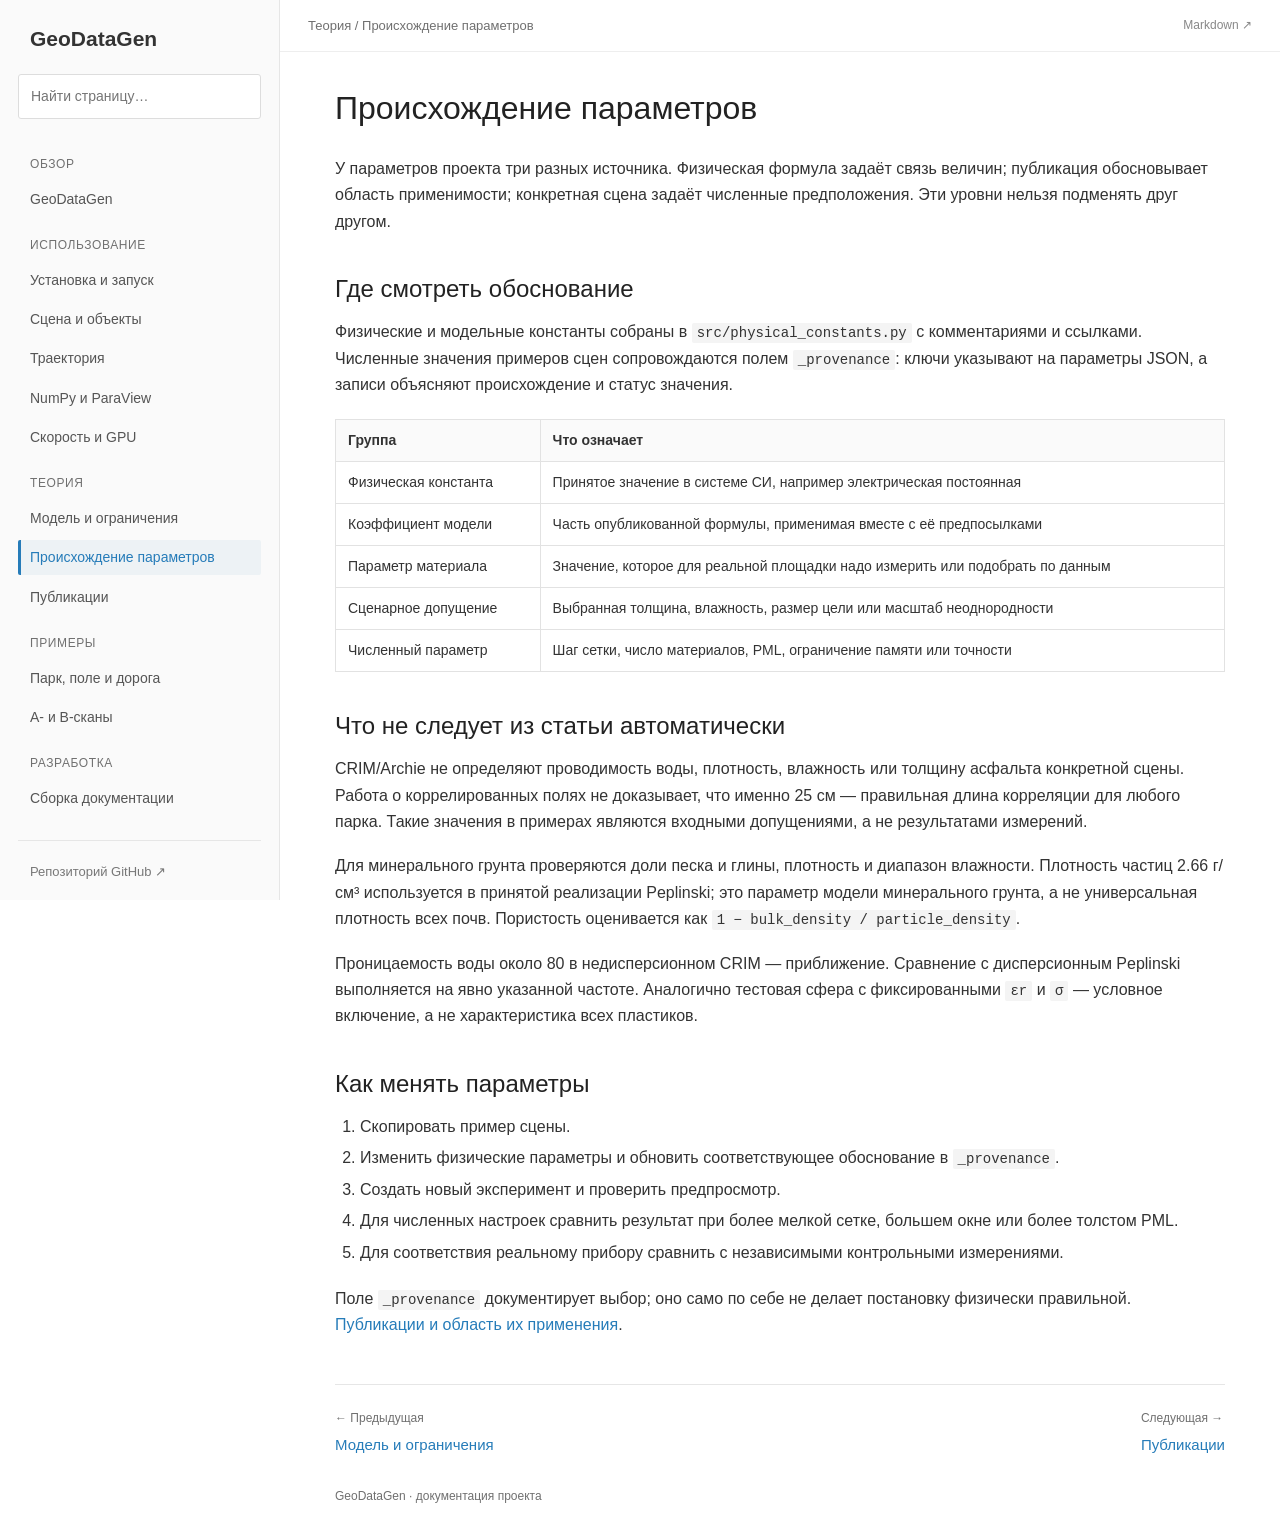
<file: user_review/theory/parameters.html>
<!doctype html>
<!-- Generated by tools/build_docs.py; edit docs/theory/parameters.md. -->
<html lang="ru"><head><meta charset="utf-8"><meta name="viewport" content="width=device-width,initial-scale=1"><meta name="color-scheme" content="light"><title>Происхождение параметров · GeoDataGen</title><link rel="stylesheet" href="../assets/book.css"><script src="../assets/book.js" defer></script></head>
<body><a class="skip" href="#content">Перейти к тексту</a><aside id="sidebar"><a class="brand" href="../index.html">GeoDataGen</a><label class="sr-only" for="search">Найти страницу</label><input id="search" type="search" placeholder="Найти страницу…" autocomplete="off"><nav aria-label="Оглавление"><p class="group">Обзор</p><ul><li><a href="../index.html">GeoDataGen</a></li></ul><p class="group">Использование</p><ul><li><a href="../usage/quickstart.html">Установка и запуск</a></li><li><a href="../usage/scene.html">Сцена и объекты</a></li><li><a href="../usage/trajectory.html">Траектория</a></li><li><a href="../usage/exports.html">NumPy и ParaView</a></li><li><a href="../usage/performance.html">Скорость и GPU</a></li></ul><p class="group">Теория</p><ul><li><a href="model.html">Модель и ограничения</a></li><li><a href="parameters.html" aria-current="page">Происхождение параметров</a></li><li><a href="papers.html">Публикации</a></li></ul><p class="group">Примеры</p><ul><li><a href="../examples/scenes.html">Парк, поле и дорога</a></li><li><a href="../examples/scans.html">A- и B-сканы</a></li></ul><p class="group">Разработка</p><ul><li><a href="../usage/documentation.html">Сборка документации</a></li></ul></nav><p class="empty" hidden>Страница не найдена</p><a class="repository" href="https://github.com/bySaf/geodatagen">Репозиторий GitHub ↗</a></aside>
<div class="body"><header><button id="menu" aria-expanded="false" aria-controls="sidebar" aria-label="Открыть оглавление">☰</button><span>Теория / Происхождение параметров</span><a href="https://github.com/bySaf/geodatagen/blob/main/docs/theory/parameters.md" aria-label="Исходник страницы">Markdown ↗</a></header><main id="content"><article><h1 id="происхождение-параметров">Происхождение параметров<a class="anchor" href="#происхождение-параметров" aria-label="Ссылка на раздел">#</a></h1>
<p>У параметров проекта три разных источника. Физическая формула задаёт связь величин; публикация обосновывает область применимости; конкретная сцена задаёт численные предположения. Эти уровни нельзя подменять друг другом.</p>
<h2 id="где-смотреть-обоснование">Где смотреть обоснование<a class="anchor" href="#где-смотреть-обоснование" aria-label="Ссылка на раздел">#</a></h2>
<p>Физические и модельные константы собраны в <code>src/physical_constants.py</code> с комментариями и ссылками. Численные значения примеров сцен сопровождаются полем <code>_provenance</code>: ключи указывают на параметры JSON, а записи объясняют происхождение и статус значения.</p>
<table>
<thead>
<tr>
  <th>Группа</th>
  <th>Что означает</th>
</tr>
</thead>
<tbody>
<tr>
  <td>Физическая константа</td>
  <td>Принятое значение в системе СИ, например электрическая постоянная</td>
</tr>
<tr>
  <td>Коэффициент модели</td>
  <td>Часть опубликованной формулы, применимая вместе с её предпосылками</td>
</tr>
<tr>
  <td>Параметр материала</td>
  <td>Значение, которое для реальной площадки надо измерить или подобрать по данным</td>
</tr>
<tr>
  <td>Сценарное допущение</td>
  <td>Выбранная толщина, влажность, размер цели или масштаб неоднородности</td>
</tr>
<tr>
  <td>Численный параметр</td>
  <td>Шаг сетки, число материалов, PML, ограничение памяти или точности</td>
</tr>
</tbody>
</table>
<h2 id="что-не-следует-из-статьи-автоматически">Что не следует из статьи автоматически<a class="anchor" href="#что-не-следует-из-статьи-автоматически" aria-label="Ссылка на раздел">#</a></h2>
<p>CRIM/Archie не определяют проводимость воды, плотность, влажность или толщину асфальта конкретной сцены. Работа о коррелированных полях не доказывает, что именно 25 см — правильная длина корреляции для любого парка. Такие значения в примерах являются входными допущениями, а не результатами измерений.</p>
<p>Для минерального грунта проверяются доли песка и глины, плотность и диапазон влажности. Плотность частиц 2.66 г/см³ используется в принятой реализации Peplinski; это параметр модели минерального грунта, а не универсальная плотность всех почв. Пористость оценивается как <code>1 − bulk_density / particle_density</code>.</p>
<p>Проницаемость воды около 80 в недисперсионном CRIM — приближение. Сравнение с дисперсионным Peplinski выполняется на явно указанной частоте. Аналогично тестовая сфера с фиксированными <code>εr</code> и <code>σ</code> — условное включение, а не характеристика всех пластиков.</p>
<h2 id="как-менять-параметры">Как менять параметры<a class="anchor" href="#как-менять-параметры" aria-label="Ссылка на раздел">#</a></h2>
<ol>
<li>Скопировать пример сцены.</li>
<li>Изменить физические параметры и обновить соответствующее обоснование в <code>_provenance</code>.</li>
<li>Создать новый эксперимент и проверить предпросмотр.</li>
<li>Для численных настроек сравнить результат при более мелкой сетке, большем окне или более толстом PML.</li>
<li>Для соответствия реальному прибору сравнить с независимыми контрольными измерениями.</li>
</ol>
<p>Поле <code>_provenance</code> документирует выбор; оно само по себе не делает постановку физически правильной. <a href="papers.html">Публикации и область их применения</a>.</p>
</article><nav class="pagination" aria-label="Соседние страницы"><a href="model.html"><span>← Предыдущая</span>Модель и ограничения</a><a href="papers.html"><span>Следующая →</span>Публикации</a></nav><footer>GeoDataGen · документация проекта</footer></main></div></body></html>
</file>
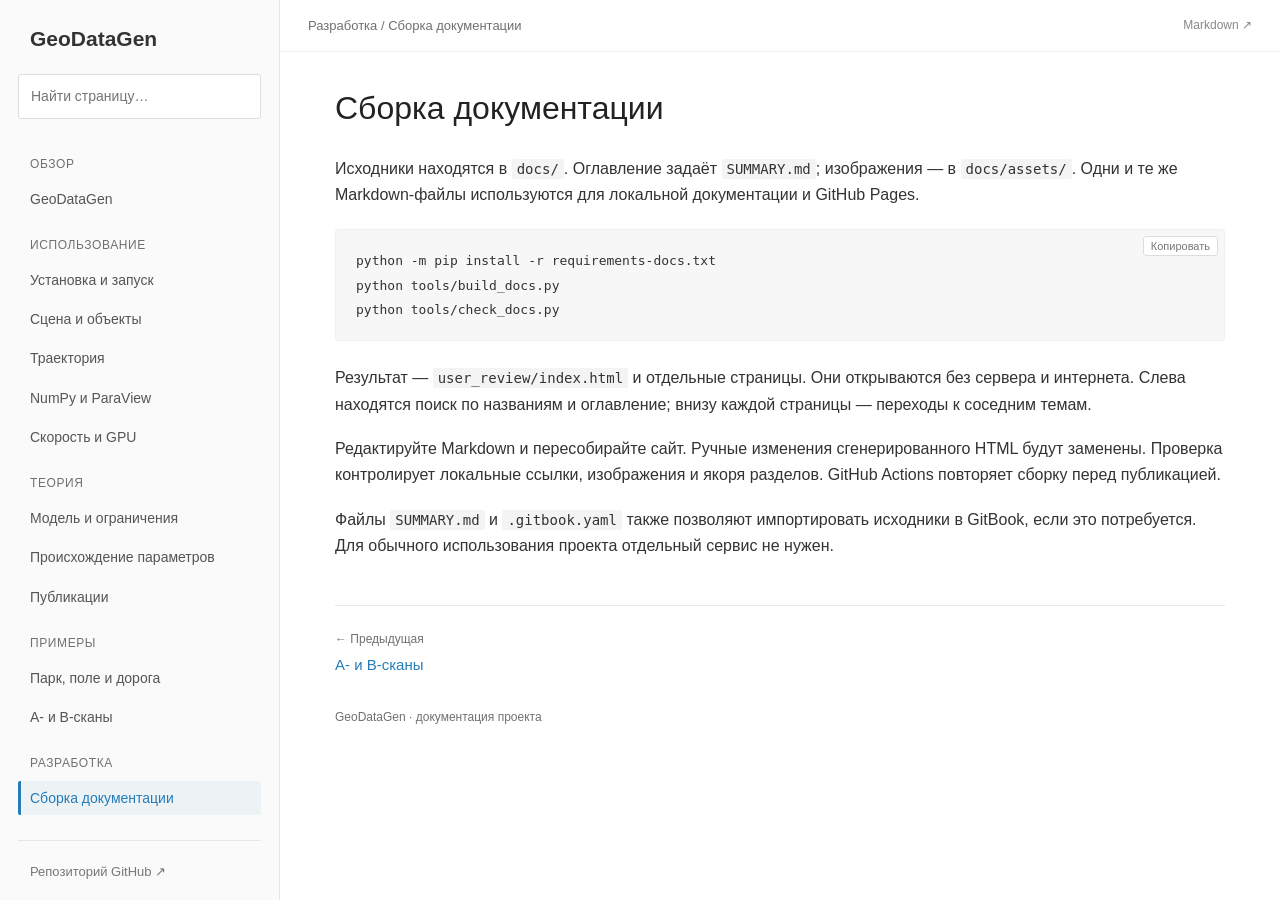
<file: user_review/usage/documentation.html>
<!doctype html>
<!-- Generated by tools/build_docs.py; edit docs/usage/documentation.md. -->
<html lang="ru"><head><meta charset="utf-8"><meta name="viewport" content="width=device-width,initial-scale=1"><meta name="color-scheme" content="light"><title>Сборка документации · GeoDataGen</title><link rel="stylesheet" href="../assets/book.css"><script src="../assets/book.js" defer></script></head>
<body><a class="skip" href="#content">Перейти к тексту</a><aside id="sidebar"><a class="brand" href="../index.html">GeoDataGen</a><label class="sr-only" for="search">Найти страницу</label><input id="search" type="search" placeholder="Найти страницу…" autocomplete="off"><nav aria-label="Оглавление"><p class="group">Обзор</p><ul><li><a href="../index.html">GeoDataGen</a></li></ul><p class="group">Использование</p><ul><li><a href="quickstart.html">Установка и запуск</a></li><li><a href="scene.html">Сцена и объекты</a></li><li><a href="trajectory.html">Траектория</a></li><li><a href="exports.html">NumPy и ParaView</a></li><li><a href="performance.html">Скорость и GPU</a></li></ul><p class="group">Теория</p><ul><li><a href="../theory/model.html">Модель и ограничения</a></li><li><a href="../theory/parameters.html">Происхождение параметров</a></li><li><a href="../theory/papers.html">Публикации</a></li></ul><p class="group">Примеры</p><ul><li><a href="../examples/scenes.html">Парк, поле и дорога</a></li><li><a href="../examples/scans.html">A- и B-сканы</a></li></ul><p class="group">Разработка</p><ul><li><a href="documentation.html" aria-current="page">Сборка документации</a></li></ul></nav><p class="empty" hidden>Страница не найдена</p><a class="repository" href="https://github.com/bySaf/geodatagen">Репозиторий GitHub ↗</a></aside>
<div class="body"><header><button id="menu" aria-expanded="false" aria-controls="sidebar" aria-label="Открыть оглавление">☰</button><span>Разработка / Сборка документации</span><a href="https://github.com/bySaf/geodatagen/blob/main/docs/usage/documentation.md" aria-label="Исходник страницы">Markdown ↗</a></header><main id="content"><article><h1 id="сборка-документации">Сборка документации<a class="anchor" href="#сборка-документации" aria-label="Ссылка на раздел">#</a></h1>
<p>Исходники находятся в <code>docs/</code>. Оглавление задаёт <code>SUMMARY.md</code>; изображения — в <code>docs/assets/</code>. Одни и те же Markdown-файлы используются для локальной документации и GitHub Pages.</p>
<pre><code class="language-bash">python -m pip install -r requirements-docs.txt
python tools/build_docs.py
python tools/check_docs.py
</code></pre>
<p>Результат — <code>user_review/index.html</code> и отдельные страницы. Они открываются без сервера и интернета. Слева находятся поиск по названиям и оглавление; внизу каждой страницы — переходы к соседним темам.</p>
<p>Редактируйте Markdown и пересобирайте сайт. Ручные изменения сгенерированного HTML будут заменены. Проверка контролирует локальные ссылки, изображения и якоря разделов. GitHub Actions повторяет сборку перед публикацией.</p>
<p>Файлы <code>SUMMARY.md</code> и <code>.gitbook.yaml</code> также позволяют импортировать исходники в GitBook, если это потребуется. Для обычного использования проекта отдельный сервис не нужен.</p>
</article><nav class="pagination" aria-label="Соседние страницы"><a href="../examples/scans.html"><span>← Предыдущая</span>A- и B-сканы</a></nav><footer>GeoDataGen · документация проекта</footer></main></div></body></html>
</file>
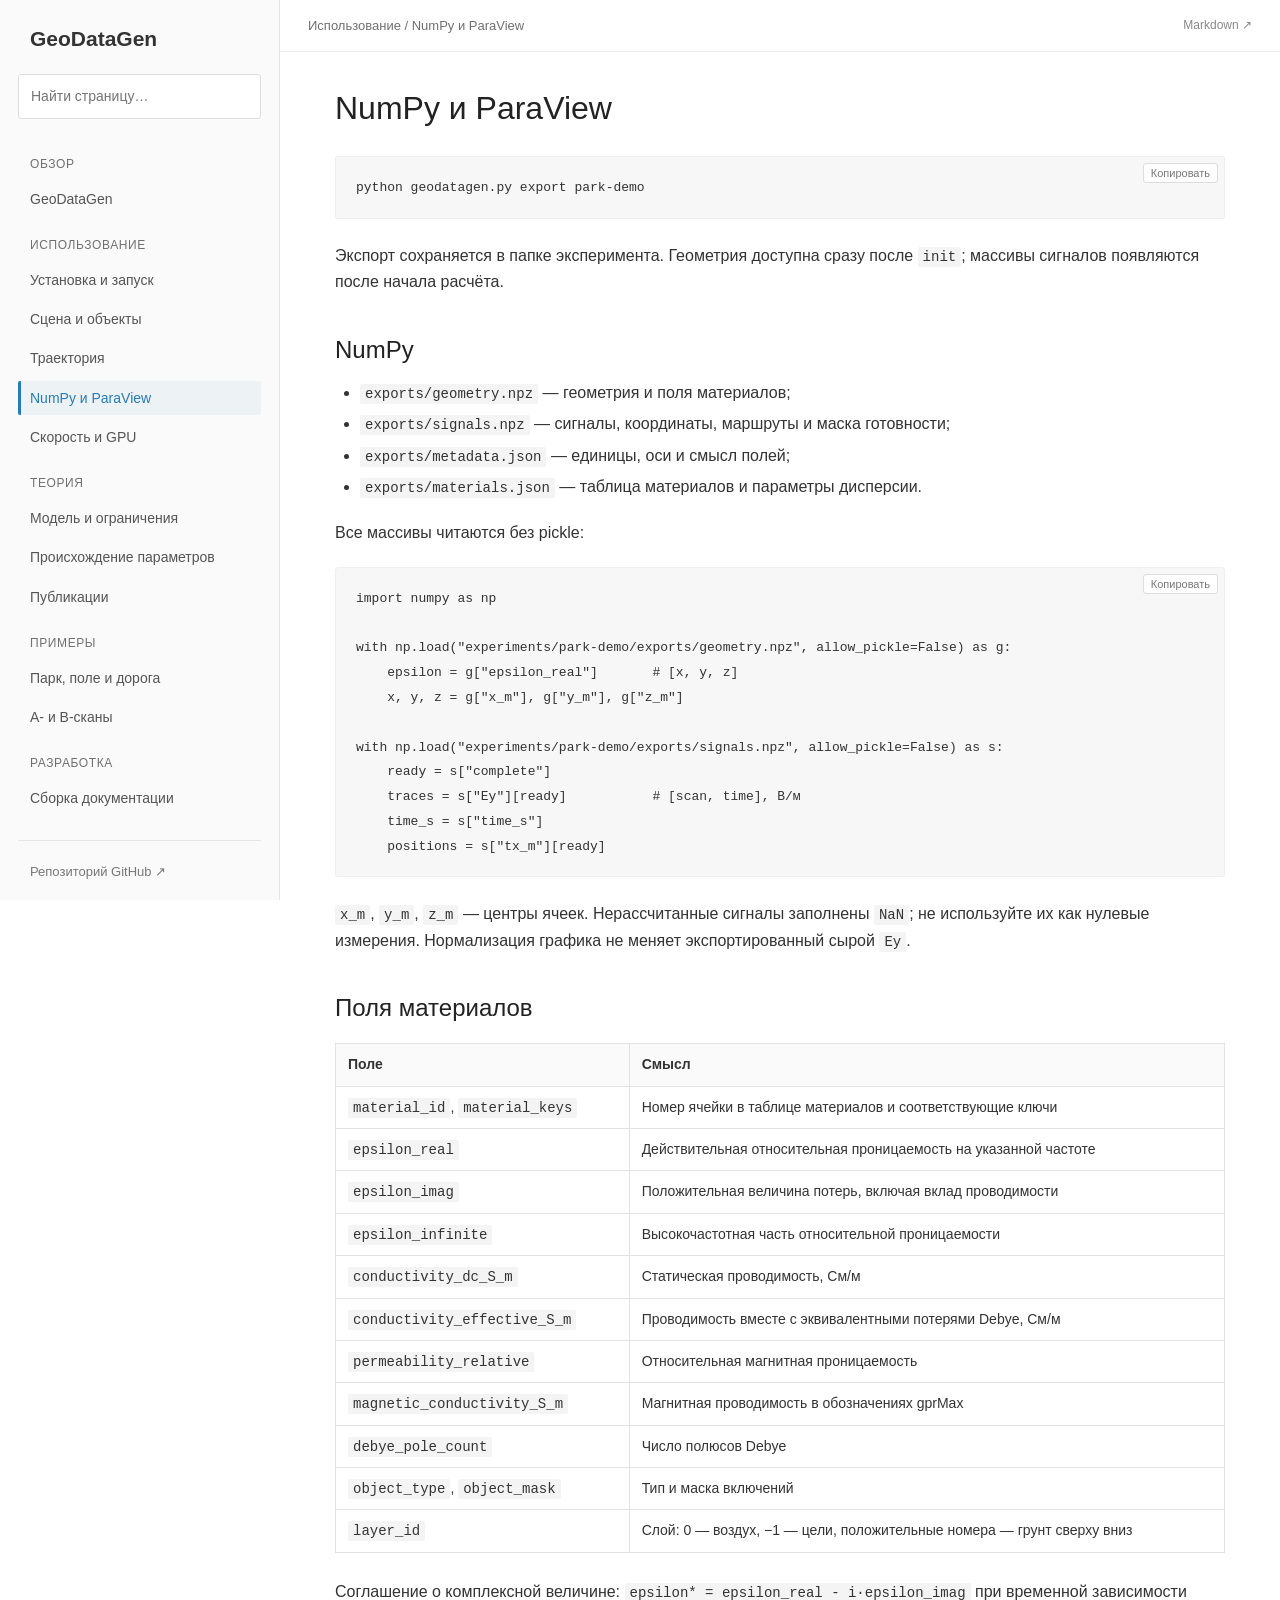
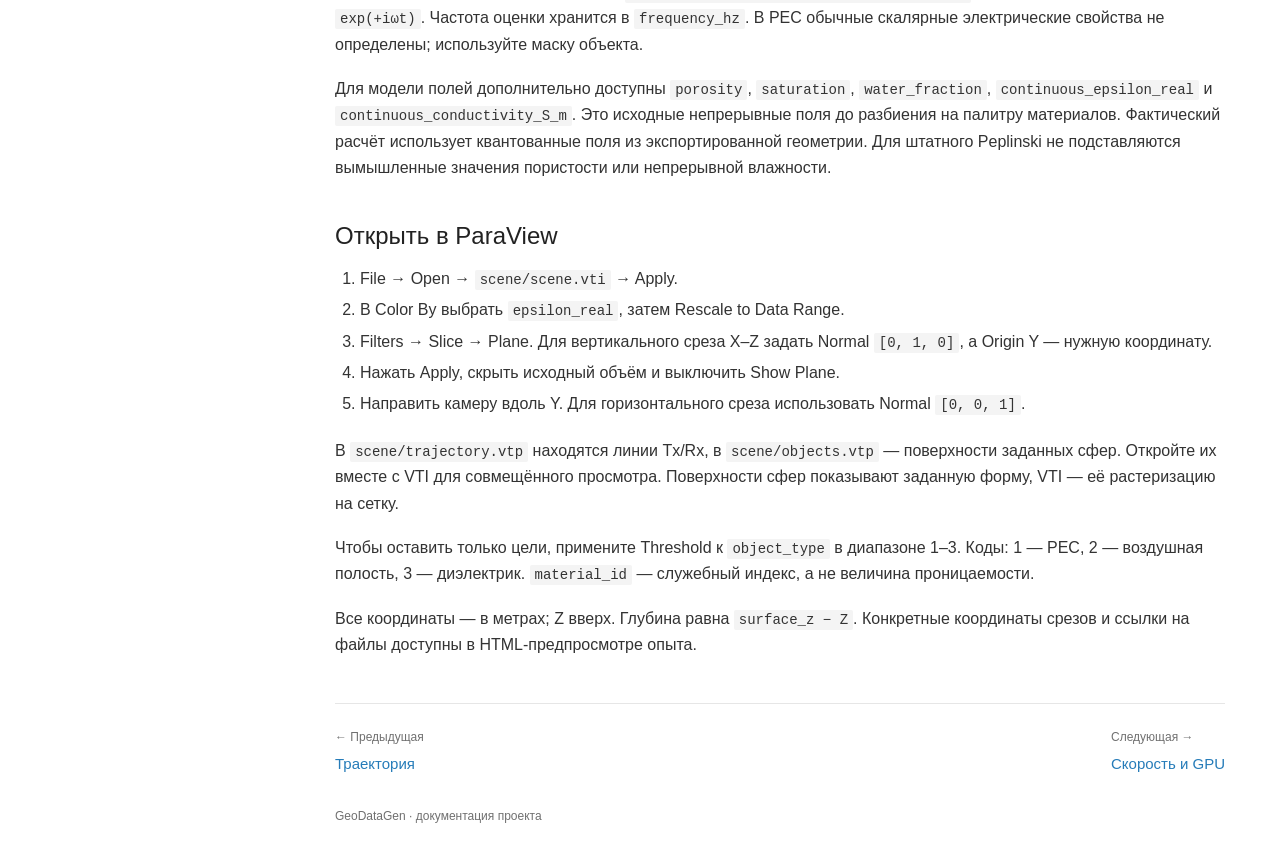
<file: user_review/usage/exports.html>
<!doctype html>
<!-- Generated by tools/build_docs.py; edit docs/usage/exports.md. -->
<html lang="ru"><head><meta charset="utf-8"><meta name="viewport" content="width=device-width,initial-scale=1"><meta name="color-scheme" content="light"><title>NumPy и ParaView · GeoDataGen</title><link rel="stylesheet" href="../assets/book.css"><script src="../assets/book.js" defer></script></head>
<body><a class="skip" href="#content">Перейти к тексту</a><aside id="sidebar"><a class="brand" href="../index.html">GeoDataGen</a><label class="sr-only" for="search">Найти страницу</label><input id="search" type="search" placeholder="Найти страницу…" autocomplete="off"><nav aria-label="Оглавление"><p class="group">Обзор</p><ul><li><a href="../index.html">GeoDataGen</a></li></ul><p class="group">Использование</p><ul><li><a href="quickstart.html">Установка и запуск</a></li><li><a href="scene.html">Сцена и объекты</a></li><li><a href="trajectory.html">Траектория</a></li><li><a href="exports.html" aria-current="page">NumPy и ParaView</a></li><li><a href="performance.html">Скорость и GPU</a></li></ul><p class="group">Теория</p><ul><li><a href="../theory/model.html">Модель и ограничения</a></li><li><a href="../theory/parameters.html">Происхождение параметров</a></li><li><a href="../theory/papers.html">Публикации</a></li></ul><p class="group">Примеры</p><ul><li><a href="../examples/scenes.html">Парк, поле и дорога</a></li><li><a href="../examples/scans.html">A- и B-сканы</a></li></ul><p class="group">Разработка</p><ul><li><a href="documentation.html">Сборка документации</a></li></ul></nav><p class="empty" hidden>Страница не найдена</p><a class="repository" href="https://github.com/bySaf/geodatagen">Репозиторий GitHub ↗</a></aside>
<div class="body"><header><button id="menu" aria-expanded="false" aria-controls="sidebar" aria-label="Открыть оглавление">☰</button><span>Использование / NumPy и ParaView</span><a href="https://github.com/bySaf/geodatagen/blob/main/docs/usage/exports.md" aria-label="Исходник страницы">Markdown ↗</a></header><main id="content"><article><h1 id="numpy-и-paraview">NumPy и ParaView<a class="anchor" href="#numpy-и-paraview" aria-label="Ссылка на раздел">#</a></h1>
<pre><code class="language-bash">python geodatagen.py export park-demo
</code></pre>
<p>Экспорт сохраняется в папке эксперимента. Геометрия доступна сразу после <code>init</code>; массивы сигналов появляются после начала расчёта.</p>
<h2 id="numpy">NumPy<a class="anchor" href="#numpy" aria-label="Ссылка на раздел">#</a></h2>
<ul>
<li><code>exports/geometry.npz</code> — геометрия и поля материалов;</li>
<li><code>exports/signals.npz</code> — сигналы, координаты, маршруты и маска готовности;</li>
<li><code>exports/metadata.json</code> — единицы, оси и смысл полей;</li>
<li><code>exports/materials.json</code> — таблица материалов и параметры дисперсии.</li>
</ul>
<p>Все массивы читаются без pickle:</p>
<pre><code class="language-python">import numpy as np

with np.load(&quot;experiments/park-demo/exports/geometry.npz&quot;, allow_pickle=False) as g:
    epsilon = g[&quot;epsilon_real&quot;]       # [x, y, z]
    x, y, z = g[&quot;x_m&quot;], g[&quot;y_m&quot;], g[&quot;z_m&quot;]

with np.load(&quot;experiments/park-demo/exports/signals.npz&quot;, allow_pickle=False) as s:
    ready = s[&quot;complete&quot;]
    traces = s[&quot;Ey&quot;][ready]           # [scan, time], В/м
    time_s = s[&quot;time_s&quot;]
    positions = s[&quot;tx_m&quot;][ready]
</code></pre>
<p><code>x_m</code>, <code>y_m</code>, <code>z_m</code> — центры ячеек. Нерассчитанные сигналы заполнены <code>NaN</code>; не используйте их как нулевые измерения. Нормализация графика не меняет экспортированный сырой <code>Ey</code>.</p>
<h2 id="поля-материалов">Поля материалов<a class="anchor" href="#поля-материалов" aria-label="Ссылка на раздел">#</a></h2>
<table>
<thead>
<tr>
  <th>Поле</th>
  <th>Смысл</th>
</tr>
</thead>
<tbody>
<tr>
  <td><code>material_id</code>, <code>material_keys</code></td>
  <td>Номер ячейки в таблице материалов и соответствующие ключи</td>
</tr>
<tr>
  <td><code>epsilon_real</code></td>
  <td>Действительная относительная проницаемость на указанной частоте</td>
</tr>
<tr>
  <td><code>epsilon_imag</code></td>
  <td>Положительная величина потерь, включая вклад проводимости</td>
</tr>
<tr>
  <td><code>epsilon_infinite</code></td>
  <td>Высокочастотная часть относительной проницаемости</td>
</tr>
<tr>
  <td><code>conductivity_dc_S_m</code></td>
  <td>Статическая проводимость, См/м</td>
</tr>
<tr>
  <td><code>conductivity_effective_S_m</code></td>
  <td>Проводимость вместе с эквивалентными потерями Debye, См/м</td>
</tr>
<tr>
  <td><code>permeability_relative</code></td>
  <td>Относительная магнитная проницаемость</td>
</tr>
<tr>
  <td><code>magnetic_conductivity_S_m</code></td>
  <td>Магнитная проводимость в обозначениях gprMax</td>
</tr>
<tr>
  <td><code>debye_pole_count</code></td>
  <td>Число полюсов Debye</td>
</tr>
<tr>
  <td><code>object_type</code>, <code>object_mask</code></td>
  <td>Тип и маска включений</td>
</tr>
<tr>
  <td><code>layer_id</code></td>
  <td>Слой: 0 — воздух, −1 — цели, положительные номера — грунт сверху вниз</td>
</tr>
</tbody>
</table>
<p>Соглашение о комплексной величине: <code>epsilon* = epsilon_real - i·epsilon_imag</code> при временной зависимости <code>exp(+iωt)</code>. Частота оценки хранится в <code>frequency_hz</code>. В PEC обычные скалярные электрические свойства не определены; используйте маску объекта.</p>
<p>Для модели полей дополнительно доступны <code>porosity</code>, <code>saturation</code>, <code>water_fraction</code>, <code>continuous_epsilon_real</code> и <code>continuous_conductivity_S_m</code>. Это исходные непрерывные поля до разбиения на палитру материалов. Фактический расчёт использует квантованные поля из экспортированной геометрии. Для штатного Peplinski не подставляются вымышленные значения пористости или непрерывной влажности.</p>
<h2 id="открыть-в-paraview">Открыть в ParaView<a class="anchor" href="#открыть-в-paraview" aria-label="Ссылка на раздел">#</a></h2>
<ol>
<li>File → Open → <code>scene/scene.vti</code> → Apply.</li>
<li>В Color By выбрать <code>epsilon_real</code>, затем Rescale to Data Range.</li>
<li>Filters → Slice → Plane. Для вертикального среза X–Z задать Normal <code>[0, 1, 0]</code>, а Origin Y — нужную координату.</li>
<li>Нажать Apply, скрыть исходный объём и выключить Show Plane.</li>
<li>Направить камеру вдоль Y. Для горизонтального среза использовать Normal <code>[0, 0, 1]</code>.</li>
</ol>
<p>В <code>scene/trajectory.vtp</code> находятся линии Tx/Rx, в <code>scene/objects.vtp</code> — поверхности заданных сфер. Откройте их вместе с VTI для совмещённого просмотра. Поверхности сфер показывают заданную форму, VTI — её растеризацию на сетку.</p>
<p>Чтобы оставить только цели, примените Threshold к <code>object_type</code> в диапазоне 1–3. Коды: 1 — PEC, 2 — воздушная полость, 3 — диэлектрик. <code>material_id</code> — служебный индекс, а не величина проницаемости.</p>
<p>Все координаты — в метрах; Z вверх. Глубина равна <code>surface_z − Z</code>. Конкретные координаты срезов и ссылки на файлы доступны в HTML-предпросмотре опыта.</p>
</article><nav class="pagination" aria-label="Соседние страницы"><a href="trajectory.html"><span>← Предыдущая</span>Траектория</a><a href="performance.html"><span>Следующая →</span>Скорость и GPU</a></nav><footer>GeoDataGen · документация проекта</footer></main></div></body></html>
</file>
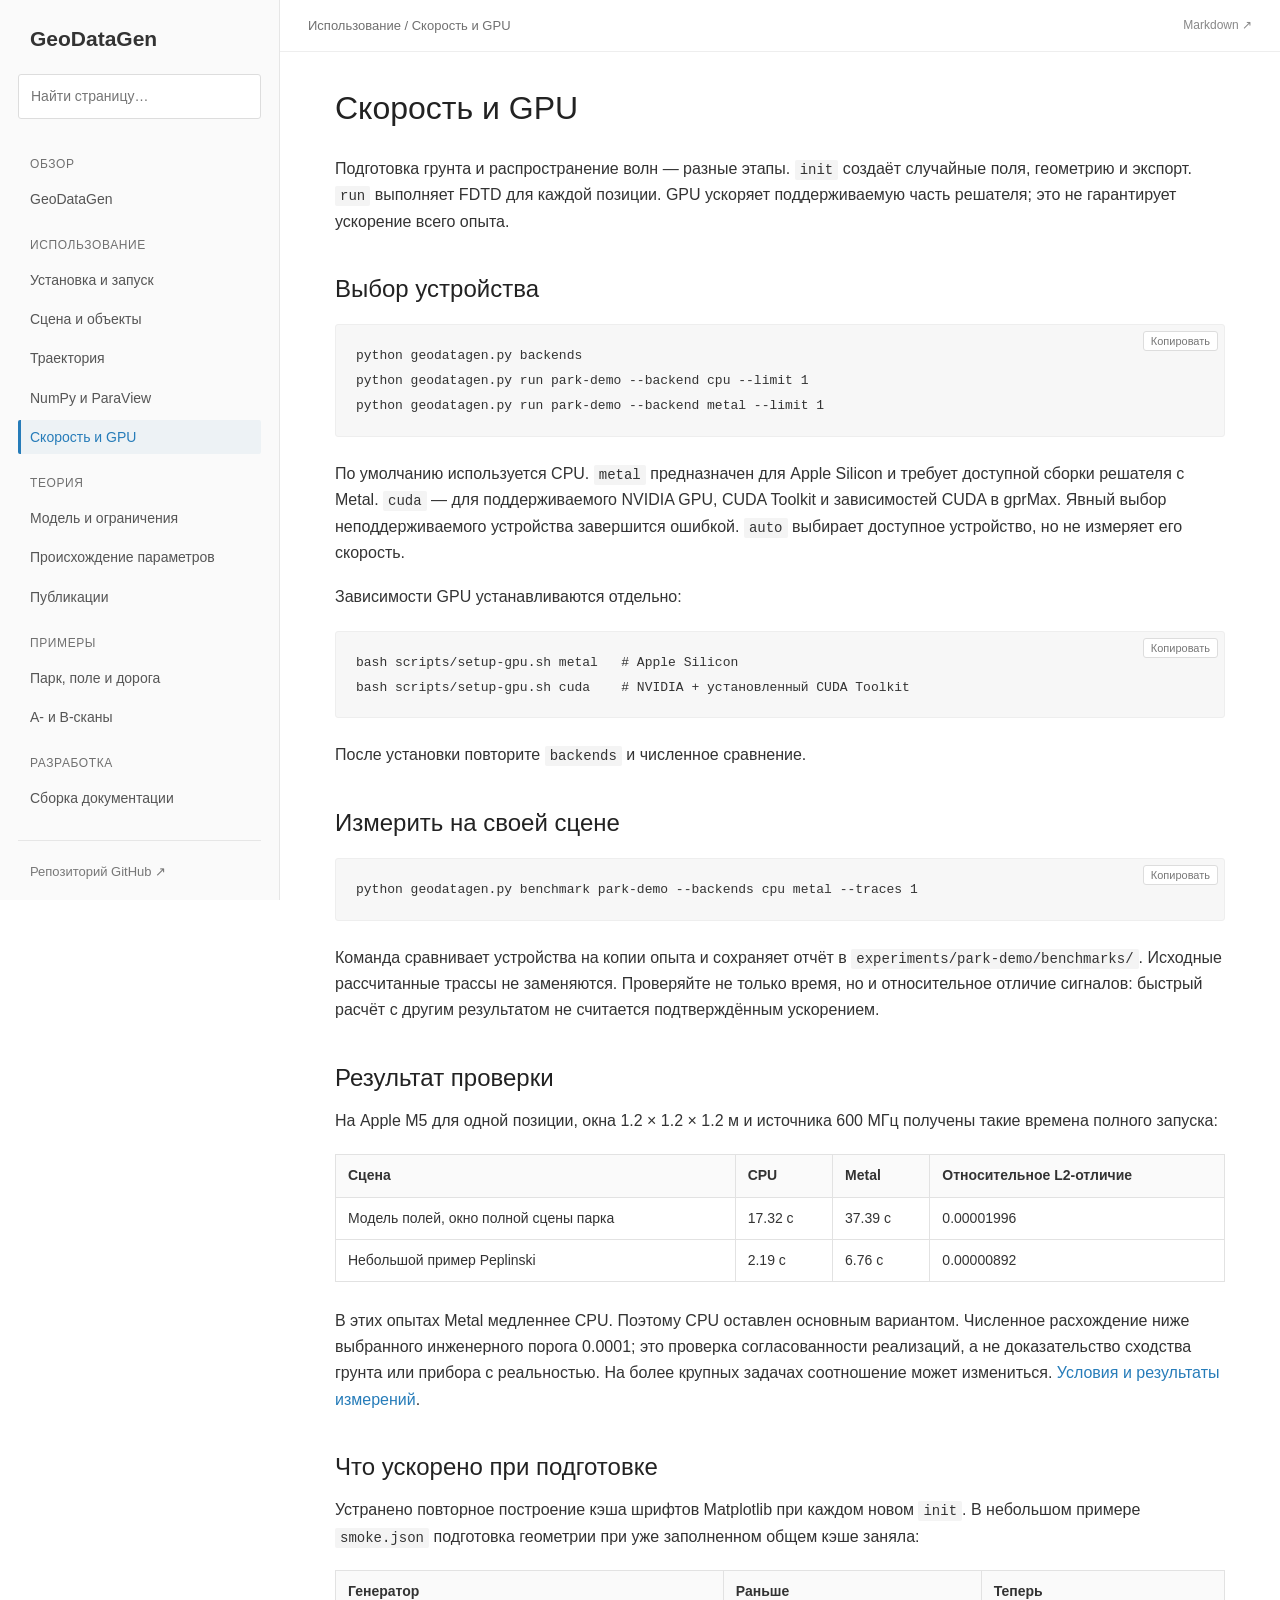
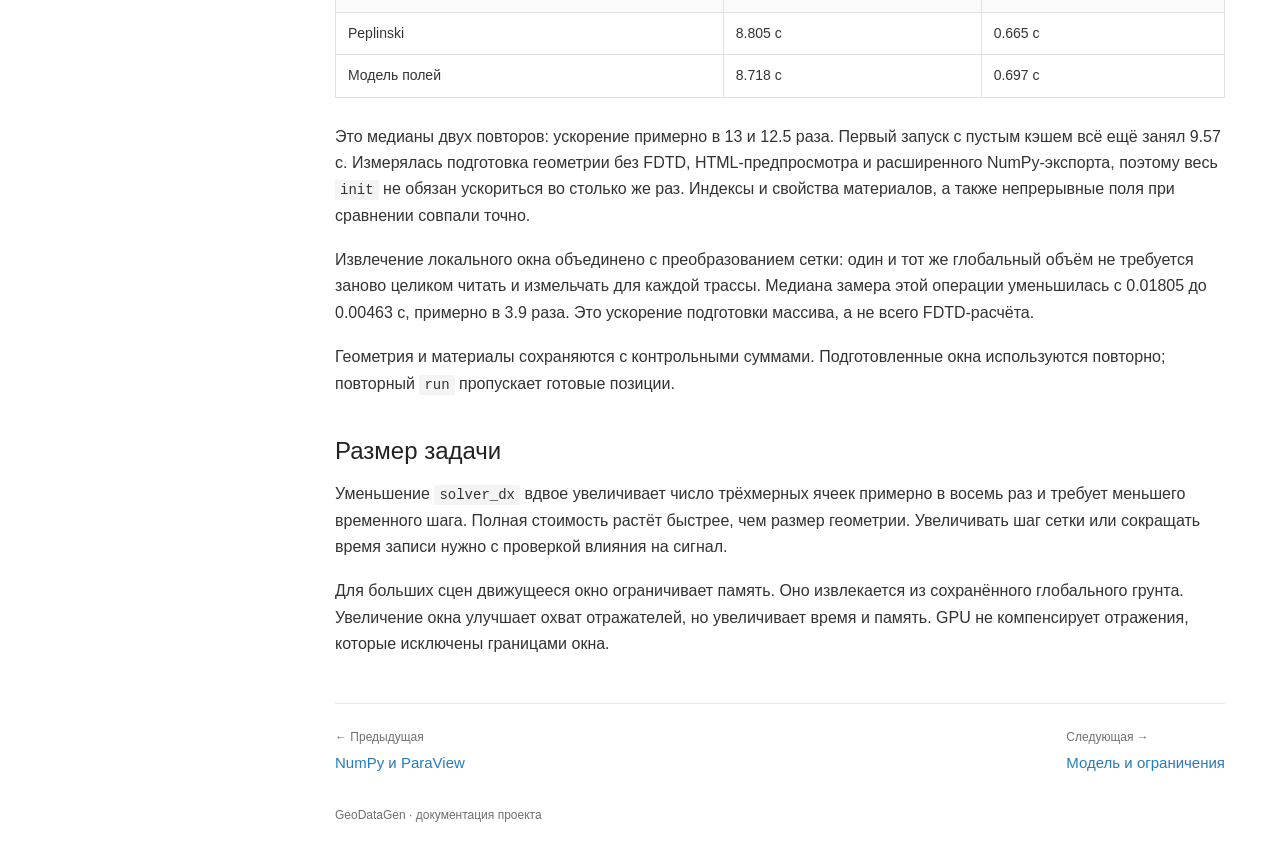
<file: user_review/usage/performance.html>
<!doctype html>
<!-- Generated by tools/build_docs.py; edit docs/usage/performance.md. -->
<html lang="ru"><head><meta charset="utf-8"><meta name="viewport" content="width=device-width,initial-scale=1"><meta name="color-scheme" content="light"><title>Скорость и GPU · GeoDataGen</title><link rel="stylesheet" href="../assets/book.css"><script src="../assets/book.js" defer></script></head>
<body><a class="skip" href="#content">Перейти к тексту</a><aside id="sidebar"><a class="brand" href="../index.html">GeoDataGen</a><label class="sr-only" for="search">Найти страницу</label><input id="search" type="search" placeholder="Найти страницу…" autocomplete="off"><nav aria-label="Оглавление"><p class="group">Обзор</p><ul><li><a href="../index.html">GeoDataGen</a></li></ul><p class="group">Использование</p><ul><li><a href="quickstart.html">Установка и запуск</a></li><li><a href="scene.html">Сцена и объекты</a></li><li><a href="trajectory.html">Траектория</a></li><li><a href="exports.html">NumPy и ParaView</a></li><li><a href="performance.html" aria-current="page">Скорость и GPU</a></li></ul><p class="group">Теория</p><ul><li><a href="../theory/model.html">Модель и ограничения</a></li><li><a href="../theory/parameters.html">Происхождение параметров</a></li><li><a href="../theory/papers.html">Публикации</a></li></ul><p class="group">Примеры</p><ul><li><a href="../examples/scenes.html">Парк, поле и дорога</a></li><li><a href="../examples/scans.html">A- и B-сканы</a></li></ul><p class="group">Разработка</p><ul><li><a href="documentation.html">Сборка документации</a></li></ul></nav><p class="empty" hidden>Страница не найдена</p><a class="repository" href="https://github.com/bySaf/geodatagen">Репозиторий GitHub ↗</a></aside>
<div class="body"><header><button id="menu" aria-expanded="false" aria-controls="sidebar" aria-label="Открыть оглавление">☰</button><span>Использование / Скорость и GPU</span><a href="https://github.com/bySaf/geodatagen/blob/main/docs/usage/performance.md" aria-label="Исходник страницы">Markdown ↗</a></header><main id="content"><article><h1 id="скорость-и-gpu">Скорость и GPU<a class="anchor" href="#скорость-и-gpu" aria-label="Ссылка на раздел">#</a></h1>
<p>Подготовка грунта и распространение волн — разные этапы. <code>init</code> создаёт случайные поля, геометрию и экспорт. <code>run</code> выполняет FDTD для каждой позиции. GPU ускоряет поддерживаемую часть решателя; это не гарантирует ускорение всего опыта.</p>
<h2 id="выбор-устройства">Выбор устройства<a class="anchor" href="#выбор-устройства" aria-label="Ссылка на раздел">#</a></h2>
<pre><code class="language-bash">python geodatagen.py backends
python geodatagen.py run park-demo --backend cpu --limit 1
python geodatagen.py run park-demo --backend metal --limit 1
</code></pre>
<p>По умолчанию используется CPU. <code>metal</code> предназначен для Apple Silicon и требует доступной сборки решателя с Metal. <code>cuda</code> — для поддерживаемого NVIDIA GPU, CUDA Toolkit и зависимостей CUDA в gprMax. Явный выбор неподдерживаемого устройства завершится ошибкой. <code>auto</code> выбирает доступное устройство, но не измеряет его скорость.</p>
<p>Зависимости GPU устанавливаются отдельно:</p>
<pre><code class="language-bash">bash scripts/setup-gpu.sh metal   # Apple Silicon
bash scripts/setup-gpu.sh cuda    # NVIDIA + установленный CUDA Toolkit
</code></pre>
<p>После установки повторите <code>backends</code> и численное сравнение.</p>
<h2 id="измерить-на-своей-сцене">Измерить на своей сцене<a class="anchor" href="#измерить-на-своей-сцене" aria-label="Ссылка на раздел">#</a></h2>
<pre><code class="language-bash">python geodatagen.py benchmark park-demo --backends cpu metal --traces 1
</code></pre>
<p>Команда сравнивает устройства на копии опыта и сохраняет отчёт в <code>experiments/park-demo/benchmarks/</code>. Исходные рассчитанные трассы не заменяются. Проверяйте не только время, но и относительное отличие сигналов: быстрый расчёт с другим результатом не считается подтверждённым ускорением.</p>
<h2 id="результат-проверки">Результат проверки<a class="anchor" href="#результат-проверки" aria-label="Ссылка на раздел">#</a></h2>
<p>На Apple M5 для одной позиции, окна 1.2 × 1.2 × 1.2 м и источника 600 МГц получены такие времена полного запуска:</p>
<table>
<thead>
<tr>
  <th>Сцена</th>
  <th>CPU</th>
  <th>Metal</th>
  <th>Относительное L2-отличие</th>
</tr>
</thead>
<tbody>
<tr>
  <td>Модель полей, окно полной сцены парка</td>
  <td>17.32 с</td>
  <td>37.39 с</td>
  <td>0.00001996</td>
</tr>
<tr>
  <td>Небольшой пример Peplinski</td>
  <td>2.19 с</td>
  <td>6.76 с</td>
  <td>0.00000892</td>
</tr>
</tbody>
</table>
<p>В этих опытах Metal медленнее CPU. Поэтому CPU оставлен основным вариантом. Численное расхождение ниже выбранного инженерного порога 0.0001; это проверка согласованности реализаций, а не доказательство сходства грунта или прибора с реальностью. На более крупных задачах соотношение может измениться. <a href="../assets/benchmark.json">Условия и результаты измерений</a>.</p>
<h2 id="что-ускорено-при-подготовке">Что ускорено при подготовке<a class="anchor" href="#что-ускорено-при-подготовке" aria-label="Ссылка на раздел">#</a></h2>
<p>Устранено повторное построение кэша шрифтов Matplotlib при каждом новом <code>init</code>. В небольшом примере <code>smoke.json</code> подготовка геометрии при уже заполненном общем кэше заняла:</p>
<table>
<thead>
<tr>
  <th>Генератор</th>
  <th>Раньше</th>
  <th>Теперь</th>
</tr>
</thead>
<tbody>
<tr>
  <td>Peplinski</td>
  <td>8.805 с</td>
  <td>0.665 с</td>
</tr>
<tr>
  <td>Модель полей</td>
  <td>8.718 с</td>
  <td>0.697 с</td>
</tr>
</tbody>
</table>
<p>Это медианы двух повторов: ускорение примерно в 13 и 12.5 раза. Первый запуск с пустым кэшем всё ещё занял 9.57 с. Измерялась подготовка геометрии без FDTD, HTML-предпросмотра и расширенного NumPy-экспорта, поэтому весь <code>init</code> не обязан ускориться во столько же раз. Индексы и свойства материалов, а также непрерывные поля при сравнении совпали точно.</p>
<p>Извлечение локального окна объединено с преобразованием сетки: один и тот же глобальный объём не требуется заново целиком читать и измельчать для каждой трассы. Медиана замера этой операции уменьшилась с 0.01805 до 0.00463 с, примерно в 3.9 раза. Это ускорение подготовки массива, а не всего FDTD-расчёта.</p>
<p>Геометрия и материалы сохраняются с контрольными суммами. Подготовленные окна используются повторно; повторный <code>run</code> пропускает готовые позиции.</p>
<h2 id="размер-задачи">Размер задачи<a class="anchor" href="#размер-задачи" aria-label="Ссылка на раздел">#</a></h2>
<p>Уменьшение <code>solver_dx</code> вдвое увеличивает число трёхмерных ячеек примерно в восемь раз и требует меньшего временного шага. Полная стоимость растёт быстрее, чем размер геометрии. Увеличивать шаг сетки или сокращать время записи нужно с проверкой влияния на сигнал.</p>
<p>Для больших сцен движущееся окно ограничивает память. Оно извлекается из сохранённого глобального грунта. Увеличение окна улучшает охват отражателей, но увеличивает время и память. GPU не компенсирует отражения, которые исключены границами окна.</p>
</article><nav class="pagination" aria-label="Соседние страницы"><a href="exports.html"><span>← Предыдущая</span>NumPy и ParaView</a><a href="../theory/model.html"><span>Следующая →</span>Модель и ограничения</a></nav><footer>GeoDataGen · документация проекта</footer></main></div></body></html>
</file>
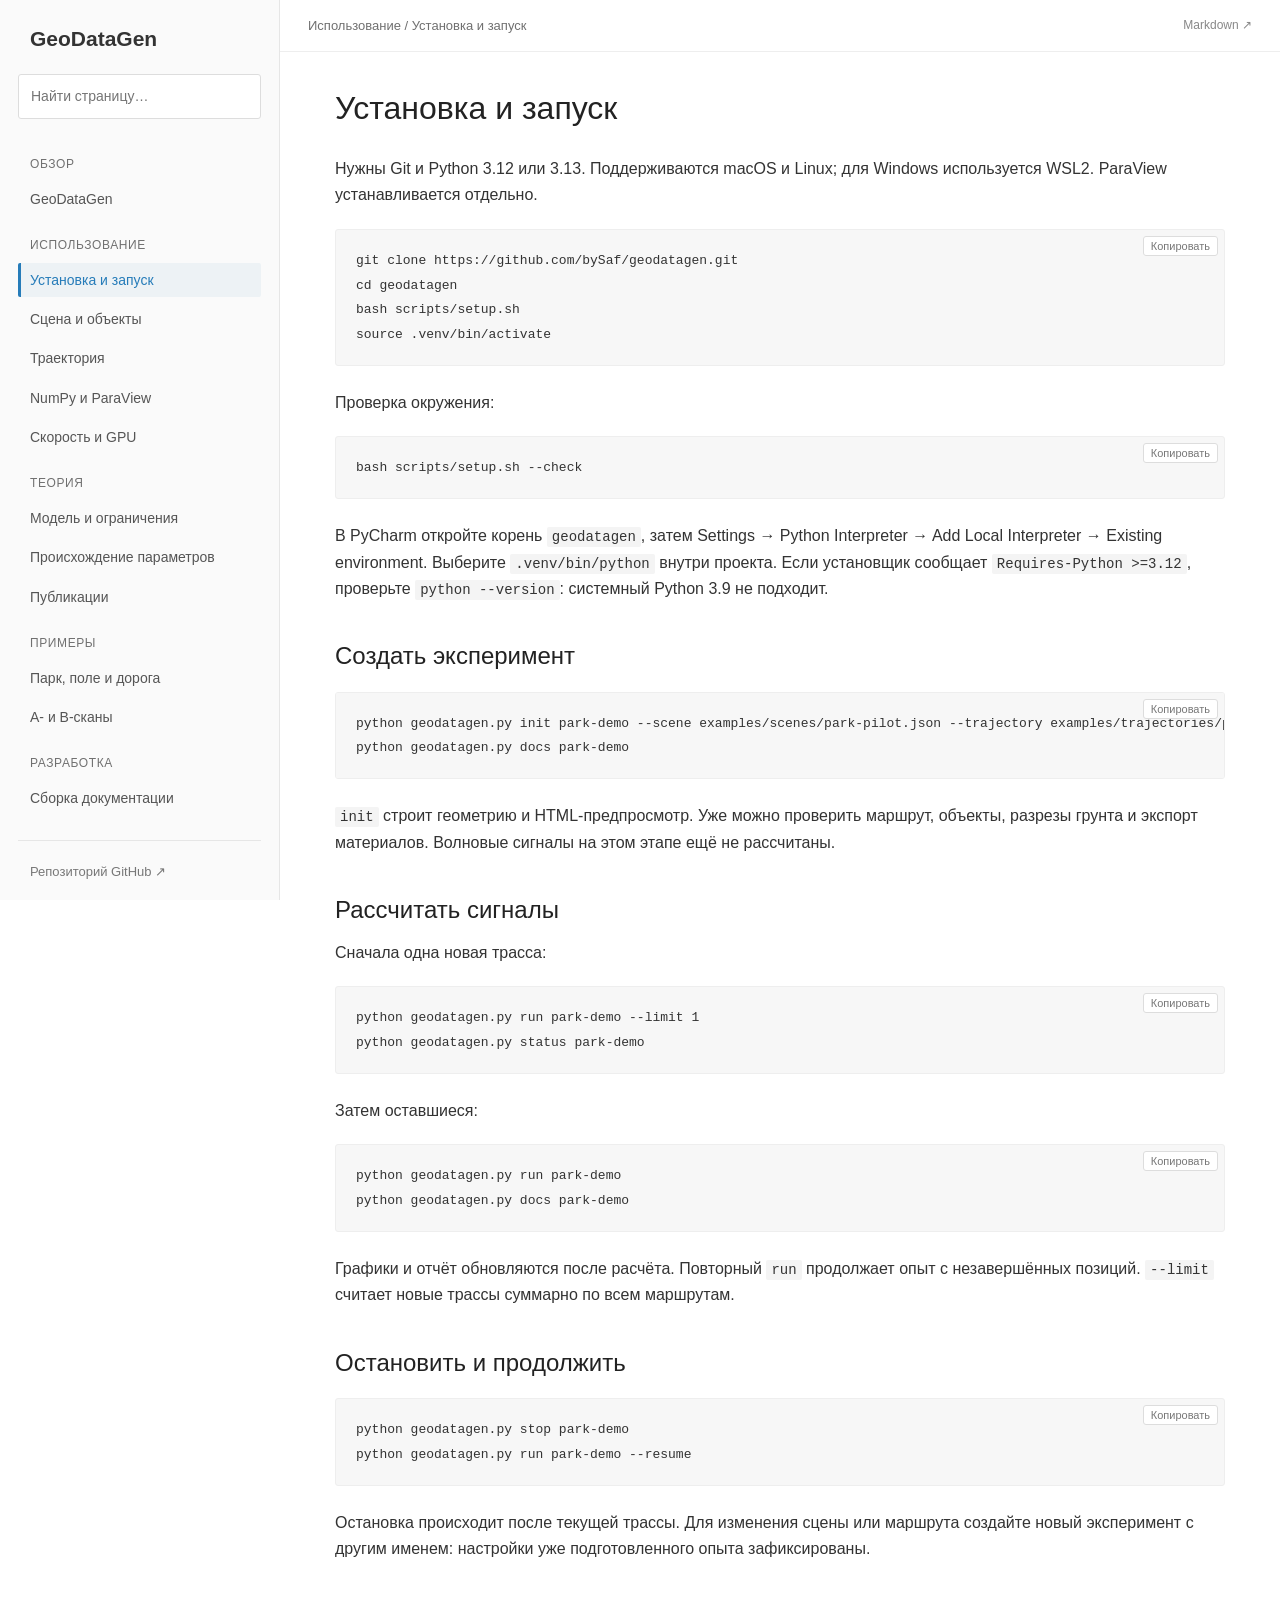
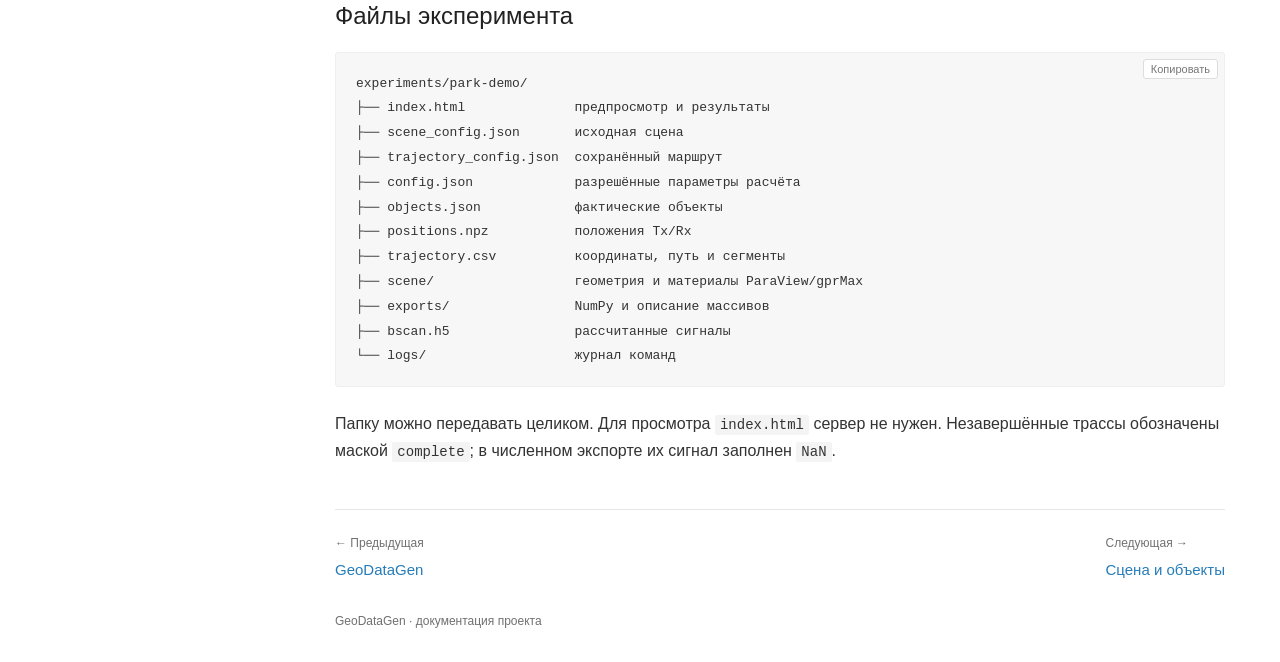
<file: user_review/usage/quickstart.html>
<!doctype html>
<!-- Generated by tools/build_docs.py; edit docs/usage/quickstart.md. -->
<html lang="ru"><head><meta charset="utf-8"><meta name="viewport" content="width=device-width,initial-scale=1"><meta name="color-scheme" content="light"><title>Установка и запуск · GeoDataGen</title><link rel="stylesheet" href="../assets/book.css"><script src="../assets/book.js" defer></script></head>
<body><a class="skip" href="#content">Перейти к тексту</a><aside id="sidebar"><a class="brand" href="../index.html">GeoDataGen</a><label class="sr-only" for="search">Найти страницу</label><input id="search" type="search" placeholder="Найти страницу…" autocomplete="off"><nav aria-label="Оглавление"><p class="group">Обзор</p><ul><li><a href="../index.html">GeoDataGen</a></li></ul><p class="group">Использование</p><ul><li><a href="quickstart.html" aria-current="page">Установка и запуск</a></li><li><a href="scene.html">Сцена и объекты</a></li><li><a href="trajectory.html">Траектория</a></li><li><a href="exports.html">NumPy и ParaView</a></li><li><a href="performance.html">Скорость и GPU</a></li></ul><p class="group">Теория</p><ul><li><a href="../theory/model.html">Модель и ограничения</a></li><li><a href="../theory/parameters.html">Происхождение параметров</a></li><li><a href="../theory/papers.html">Публикации</a></li></ul><p class="group">Примеры</p><ul><li><a href="../examples/scenes.html">Парк, поле и дорога</a></li><li><a href="../examples/scans.html">A- и B-сканы</a></li></ul><p class="group">Разработка</p><ul><li><a href="documentation.html">Сборка документации</a></li></ul></nav><p class="empty" hidden>Страница не найдена</p><a class="repository" href="https://github.com/bySaf/geodatagen">Репозиторий GitHub ↗</a></aside>
<div class="body"><header><button id="menu" aria-expanded="false" aria-controls="sidebar" aria-label="Открыть оглавление">☰</button><span>Использование / Установка и запуск</span><a href="https://github.com/bySaf/geodatagen/blob/main/docs/usage/quickstart.md" aria-label="Исходник страницы">Markdown ↗</a></header><main id="content"><article><h1 id="установка-и-запуск">Установка и запуск<a class="anchor" href="#установка-и-запуск" aria-label="Ссылка на раздел">#</a></h1>
<p>Нужны Git и Python 3.12 или 3.13. Поддерживаются macOS и Linux; для Windows используется WSL2. ParaView устанавливается отдельно.</p>
<pre><code class="language-bash">git clone https://github.com/bySaf/geodatagen.git
cd geodatagen
bash scripts/setup.sh
source .venv/bin/activate
</code></pre>
<p>Проверка окружения:</p>
<pre><code class="language-bash">bash scripts/setup.sh --check
</code></pre>
<p>В PyCharm откройте корень <code>geodatagen</code>, затем Settings → Python Interpreter → Add Local Interpreter → Existing environment. Выберите <code>.venv/bin/python</code> внутри проекта. Если установщик сообщает <code>Requires-Python &gt;=3.12</code>, проверьте <code>python --version</code>: системный Python 3.9 не подходит.</p>
<h2 id="создать-эксперимент">Создать эксперимент<a class="anchor" href="#создать-эксперимент" aria-label="Ссылка на раздел">#</a></h2>
<pre><code class="language-bash">python geodatagen.py init park-demo --scene examples/scenes/park-pilot.json --trajectory examples/trajectories/pilot-line.json
python geodatagen.py docs park-demo
</code></pre>
<p><code>init</code> строит геометрию и HTML-предпросмотр. Уже можно проверить маршрут, объекты, разрезы грунта и экспорт материалов. Волновые сигналы на этом этапе ещё не рассчитаны.</p>
<h2 id="рассчитать-сигналы">Рассчитать сигналы<a class="anchor" href="#рассчитать-сигналы" aria-label="Ссылка на раздел">#</a></h2>
<p>Сначала одна новая трасса:</p>
<pre><code class="language-bash">python geodatagen.py run park-demo --limit 1
python geodatagen.py status park-demo
</code></pre>
<p>Затем оставшиеся:</p>
<pre><code class="language-bash">python geodatagen.py run park-demo
python geodatagen.py docs park-demo
</code></pre>
<p>Графики и отчёт обновляются после расчёта. Повторный <code>run</code> продолжает опыт с незавершённых позиций. <code>--limit</code> считает новые трассы суммарно по всем маршрутам.</p>
<h2 id="остановить-и-продолжить">Остановить и продолжить<a class="anchor" href="#остановить-и-продолжить" aria-label="Ссылка на раздел">#</a></h2>
<pre><code class="language-bash">python geodatagen.py stop park-demo
python geodatagen.py run park-demo --resume
</code></pre>
<p>Остановка происходит после текущей трассы. Для изменения сцены или маршрута создайте новый эксперимент с другим именем: настройки уже подготовленного опыта зафиксированы.</p>
<h2 id="файлы-эксперимента">Файлы эксперимента<a class="anchor" href="#файлы-эксперимента" aria-label="Ссылка на раздел">#</a></h2>
<pre><code class="language-text">experiments/park-demo/
├── index.html              предпросмотр и результаты
├── scene_config.json       исходная сцена
├── trajectory_config.json  сохранённый маршрут
├── config.json             разрешённые параметры расчёта
├── objects.json            фактические объекты
├── positions.npz           положения Tx/Rx
├── trajectory.csv          координаты, путь и сегменты
├── scene/                  геометрия и материалы ParaView/gprMax
├── exports/                NumPy и описание массивов
├── bscan.h5                рассчитанные сигналы
└── logs/                   журнал команд
</code></pre>
<p>Папку можно передавать целиком. Для просмотра <code>index.html</code> сервер не нужен. Незавершённые трассы обозначены маской <code>complete</code>; в численном экспорте их сигнал заполнен <code>NaN</code>.</p>
</article><nav class="pagination" aria-label="Соседние страницы"><a href="../index.html"><span>← Предыдущая</span>GeoDataGen</a><a href="scene.html"><span>Следующая →</span>Сцена и объекты</a></nav><footer>GeoDataGen · документация проекта</footer></main></div></body></html>
</file>
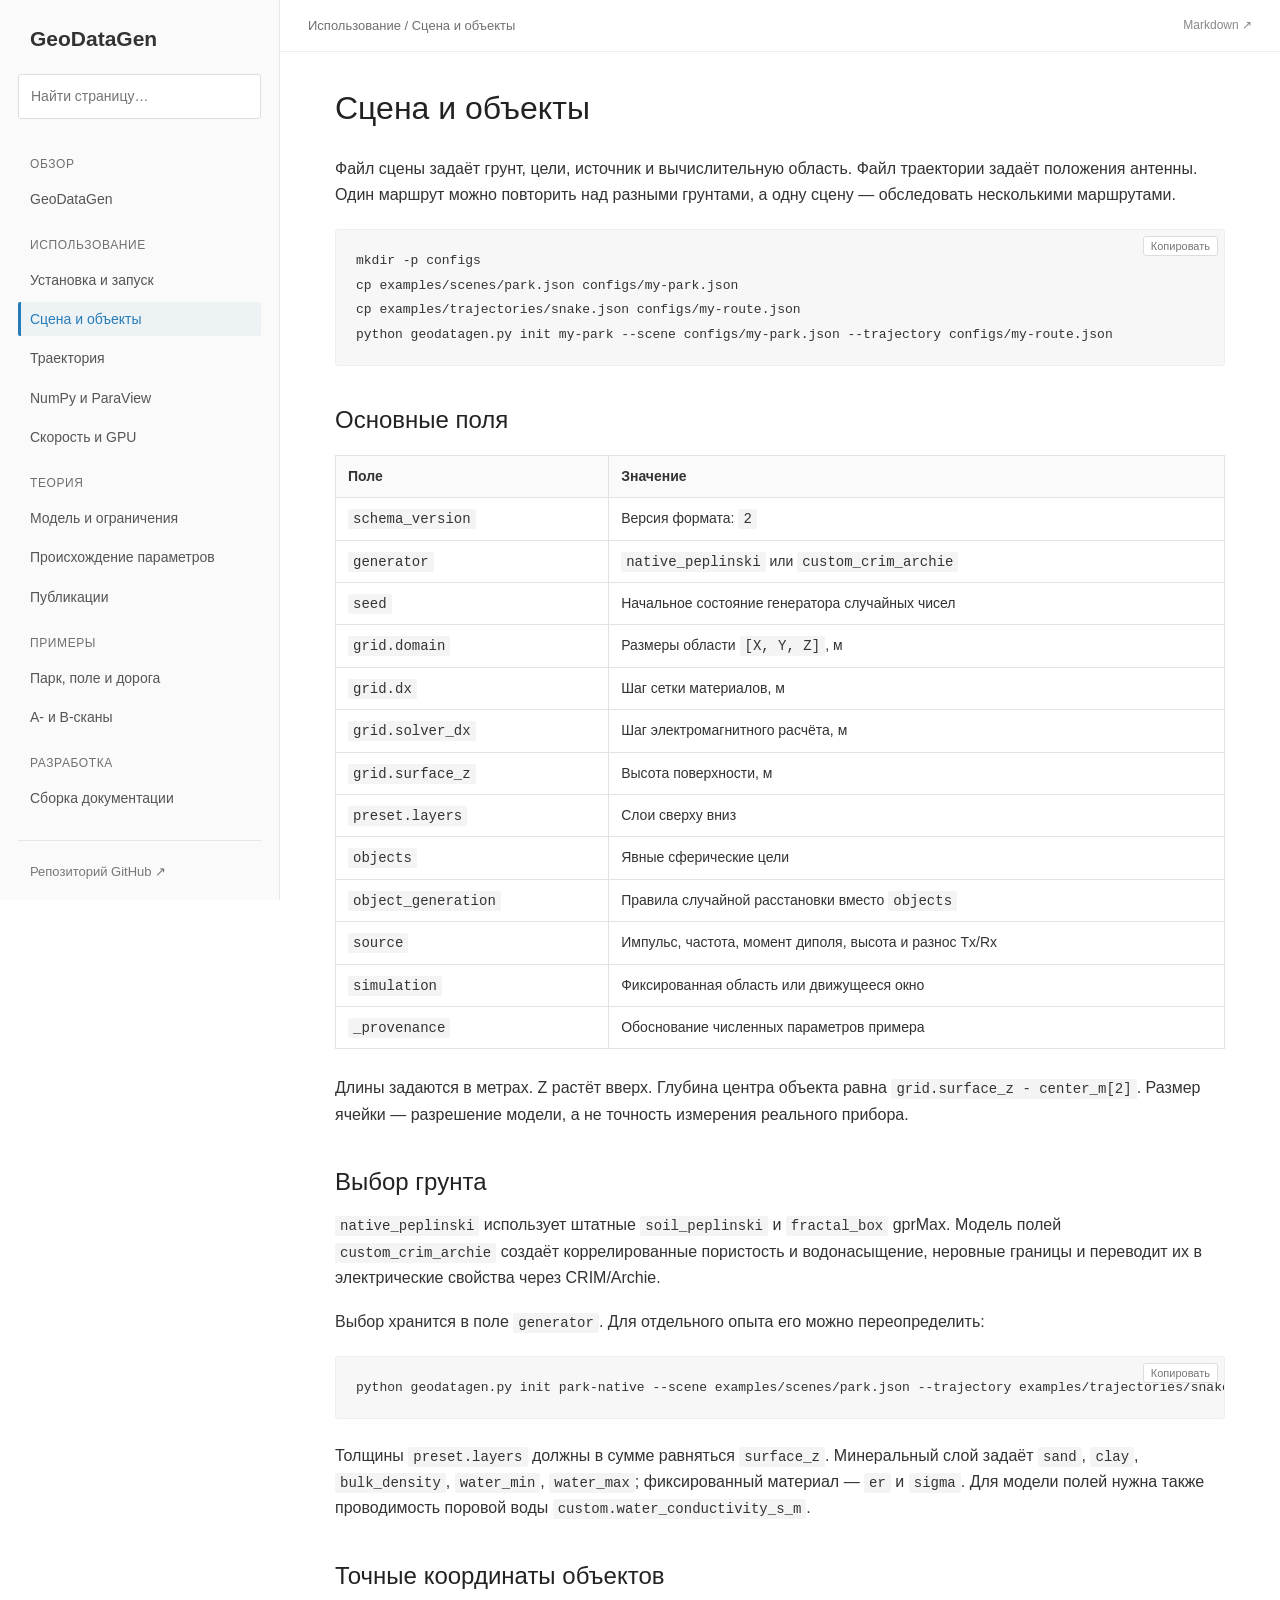
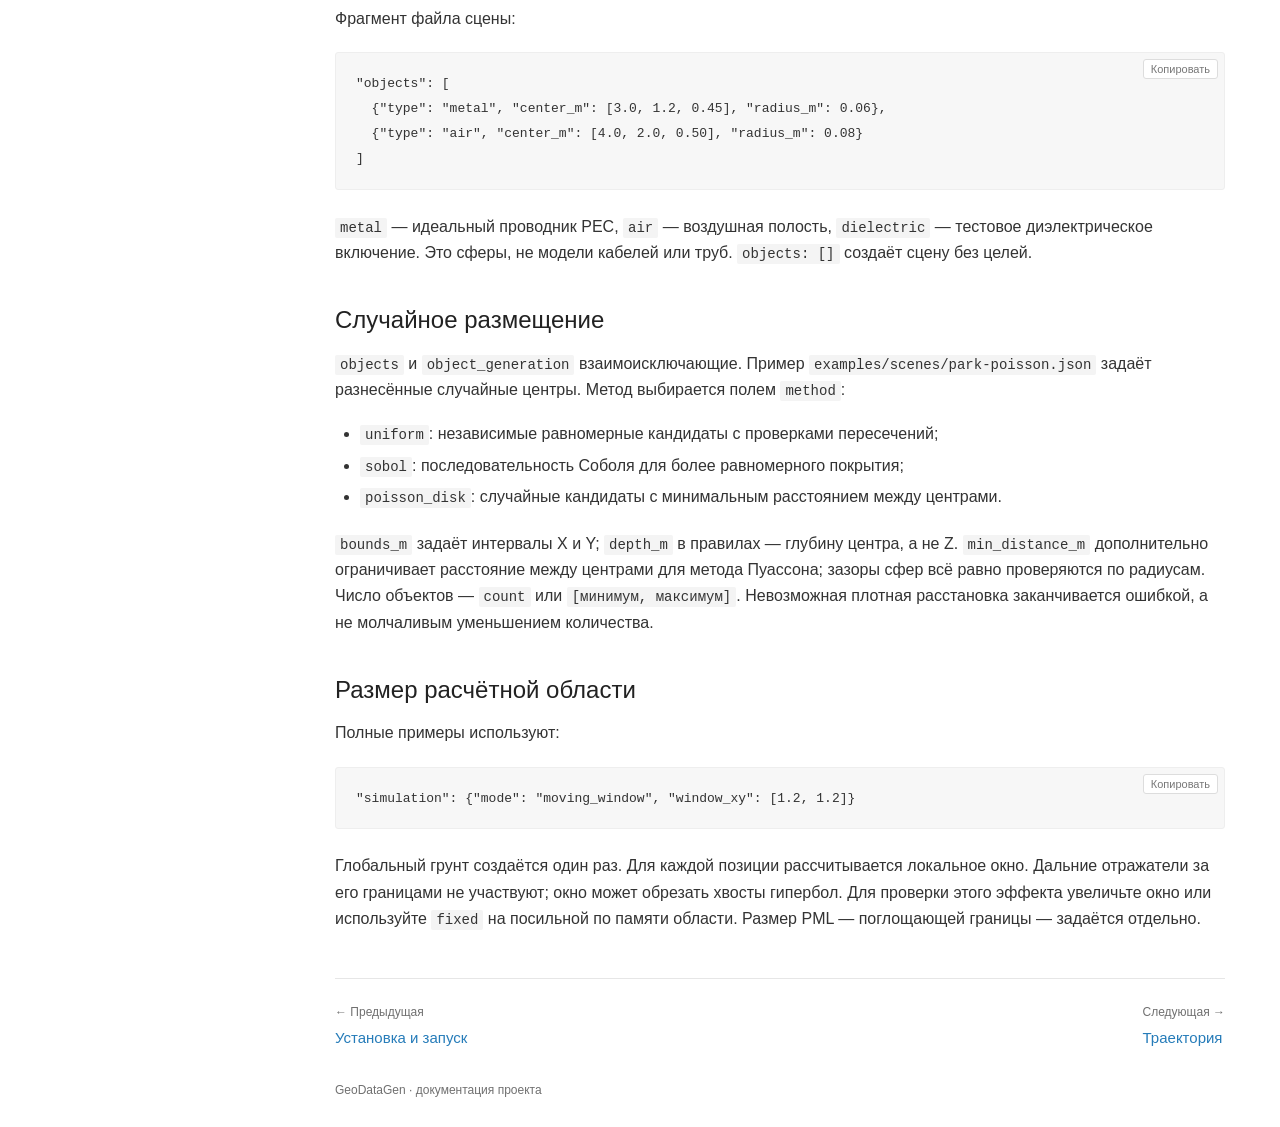
<file: user_review/usage/scene.html>
<!doctype html>
<!-- Generated by tools/build_docs.py; edit docs/usage/scene.md. -->
<html lang="ru"><head><meta charset="utf-8"><meta name="viewport" content="width=device-width,initial-scale=1"><meta name="color-scheme" content="light"><title>Сцена и объекты · GeoDataGen</title><link rel="stylesheet" href="../assets/book.css"><script src="../assets/book.js" defer></script></head>
<body><a class="skip" href="#content">Перейти к тексту</a><aside id="sidebar"><a class="brand" href="../index.html">GeoDataGen</a><label class="sr-only" for="search">Найти страницу</label><input id="search" type="search" placeholder="Найти страницу…" autocomplete="off"><nav aria-label="Оглавление"><p class="group">Обзор</p><ul><li><a href="../index.html">GeoDataGen</a></li></ul><p class="group">Использование</p><ul><li><a href="quickstart.html">Установка и запуск</a></li><li><a href="scene.html" aria-current="page">Сцена и объекты</a></li><li><a href="trajectory.html">Траектория</a></li><li><a href="exports.html">NumPy и ParaView</a></li><li><a href="performance.html">Скорость и GPU</a></li></ul><p class="group">Теория</p><ul><li><a href="../theory/model.html">Модель и ограничения</a></li><li><a href="../theory/parameters.html">Происхождение параметров</a></li><li><a href="../theory/papers.html">Публикации</a></li></ul><p class="group">Примеры</p><ul><li><a href="../examples/scenes.html">Парк, поле и дорога</a></li><li><a href="../examples/scans.html">A- и B-сканы</a></li></ul><p class="group">Разработка</p><ul><li><a href="documentation.html">Сборка документации</a></li></ul></nav><p class="empty" hidden>Страница не найдена</p><a class="repository" href="https://github.com/bySaf/geodatagen">Репозиторий GitHub ↗</a></aside>
<div class="body"><header><button id="menu" aria-expanded="false" aria-controls="sidebar" aria-label="Открыть оглавление">☰</button><span>Использование / Сцена и объекты</span><a href="https://github.com/bySaf/geodatagen/blob/main/docs/usage/scene.md" aria-label="Исходник страницы">Markdown ↗</a></header><main id="content"><article><h1 id="сцена-и-объекты">Сцена и объекты<a class="anchor" href="#сцена-и-объекты" aria-label="Ссылка на раздел">#</a></h1>
<p>Файл сцены задаёт грунт, цели, источник и вычислительную область. Файл траектории задаёт положения антенны. Один маршрут можно повторить над разными грунтами, а одну сцену — обследовать несколькими маршрутами.</p>
<pre><code class="language-bash">mkdir -p configs
cp examples/scenes/park.json configs/my-park.json
cp examples/trajectories/snake.json configs/my-route.json
python geodatagen.py init my-park --scene configs/my-park.json --trajectory configs/my-route.json
</code></pre>
<h2 id="основные-поля">Основные поля<a class="anchor" href="#основные-поля" aria-label="Ссылка на раздел">#</a></h2>
<table>
<thead>
<tr>
  <th>Поле</th>
  <th>Значение</th>
</tr>
</thead>
<tbody>
<tr>
  <td><code>schema_version</code></td>
  <td>Версия формата: <code>2</code></td>
</tr>
<tr>
  <td><code>generator</code></td>
  <td><code>native_peplinski</code> или <code>custom_crim_archie</code></td>
</tr>
<tr>
  <td><code>seed</code></td>
  <td>Начальное состояние генератора случайных чисел</td>
</tr>
<tr>
  <td><code>grid.domain</code></td>
  <td>Размеры области <code>[X, Y, Z]</code>, м</td>
</tr>
<tr>
  <td><code>grid.dx</code></td>
  <td>Шаг сетки материалов, м</td>
</tr>
<tr>
  <td><code>grid.solver_dx</code></td>
  <td>Шаг электромагнитного расчёта, м</td>
</tr>
<tr>
  <td><code>grid.surface_z</code></td>
  <td>Высота поверхности, м</td>
</tr>
<tr>
  <td><code>preset.layers</code></td>
  <td>Слои сверху вниз</td>
</tr>
<tr>
  <td><code>objects</code></td>
  <td>Явные сферические цели</td>
</tr>
<tr>
  <td><code>object_generation</code></td>
  <td>Правила случайной расстановки вместо <code>objects</code></td>
</tr>
<tr>
  <td><code>source</code></td>
  <td>Импульс, частота, момент диполя, высота и разнос Tx/Rx</td>
</tr>
<tr>
  <td><code>simulation</code></td>
  <td>Фиксированная область или движущееся окно</td>
</tr>
<tr>
  <td><code>_provenance</code></td>
  <td>Обоснование численных параметров примера</td>
</tr>
</tbody>
</table>
<p>Длины задаются в метрах. Z растёт вверх. Глубина центра объекта равна <code>grid.surface_z - center_m[2]</code>. Размер ячейки — разрешение модели, а не точность измерения реального прибора.</p>
<h2 id="выбор-грунта">Выбор грунта<a class="anchor" href="#выбор-грунта" aria-label="Ссылка на раздел">#</a></h2>
<p><code>native_peplinski</code> использует штатные <code>soil_peplinski</code> и <code>fractal_box</code> gprMax. Модель полей <code>custom_crim_archie</code> создаёт коррелированные пористость и водонасыщение, неровные границы и переводит их в электрические свойства через CRIM/Archie.</p>
<p>Выбор хранится в поле <code>generator</code>. Для отдельного опыта его можно переопределить:</p>
<pre><code class="language-bash">python geodatagen.py init park-native --scene examples/scenes/park.json --trajectory examples/trajectories/snake.json --mode native_peplinski
</code></pre>
<p>Толщины <code>preset.layers</code> должны в сумме равняться <code>surface_z</code>. Минеральный слой задаёт <code>sand</code>, <code>clay</code>, <code>bulk_density</code>, <code>water_min</code>, <code>water_max</code>; фиксированный материал — <code>er</code> и <code>sigma</code>. Для модели полей нужна также проводимость поровой воды <code>custom.water_conductivity_s_m</code>.</p>
<h2 id="точные-координаты-объектов">Точные координаты объектов<a class="anchor" href="#точные-координаты-объектов" aria-label="Ссылка на раздел">#</a></h2>
<p>Фрагмент файла сцены:</p>
<pre><code class="language-json">&quot;objects&quot;: [
  {&quot;type&quot;: &quot;metal&quot;, &quot;center_m&quot;: [3.0, 1.2, 0.45], &quot;radius_m&quot;: 0.06},
  {&quot;type&quot;: &quot;air&quot;, &quot;center_m&quot;: [4.0, 2.0, 0.50], &quot;radius_m&quot;: 0.08}
]
</code></pre>
<p><code>metal</code> — идеальный проводник PEC, <code>air</code> — воздушная полость, <code>dielectric</code> — тестовое диэлектрическое включение. Это сферы, не модели кабелей или труб. <code>objects: []</code> создаёт сцену без целей.</p>
<h2 id="случайное-размещение">Случайное размещение<a class="anchor" href="#случайное-размещение" aria-label="Ссылка на раздел">#</a></h2>
<p><code>objects</code> и <code>object_generation</code> взаимоисключающие. Пример <code>examples/scenes/park-poisson.json</code> задаёт разнесённые случайные центры. Метод выбирается полем <code>method</code>:</p>
<ul>
<li><code>uniform</code>: независимые равномерные кандидаты с проверками пересечений;</li>
<li><code>sobol</code>: последовательность Соболя для более равномерного покрытия;</li>
<li><code>poisson_disk</code>: случайные кандидаты с минимальным расстоянием между центрами.</li>
</ul>
<p><code>bounds_m</code> задаёт интервалы X и Y; <code>depth_m</code> в правилах — глубину центра, а не Z. <code>min_distance_m</code> дополнительно ограничивает расстояние между центрами для метода Пуассона; зазоры сфер всё равно проверяются по радиусам. Число объектов — <code>count</code> или <code>[минимум, максимум]</code>. Невозможная плотная расстановка заканчивается ошибкой, а не молчаливым уменьшением количества.</p>
<h2 id="размер-расчётной-области">Размер расчётной области<a class="anchor" href="#размер-расчётной-области" aria-label="Ссылка на раздел">#</a></h2>
<p>Полные примеры используют:</p>
<pre><code class="language-json">&quot;simulation&quot;: {&quot;mode&quot;: &quot;moving_window&quot;, &quot;window_xy&quot;: [1.2, 1.2]}
</code></pre>
<p>Глобальный грунт создаётся один раз. Для каждой позиции рассчитывается локальное окно. Дальние отражатели за его границами не участвуют; окно может обрезать хвосты гипербол. Для проверки этого эффекта увеличьте окно или используйте <code>fixed</code> на посильной по памяти области. Размер PML — поглощающей границы — задаётся отдельно.</p>
</article><nav class="pagination" aria-label="Соседние страницы"><a href="quickstart.html"><span>← Предыдущая</span>Установка и запуск</a><a href="trajectory.html"><span>Следующая →</span>Траектория</a></nav><footer>GeoDataGen · документация проекта</footer></main></div></body></html>
</file>
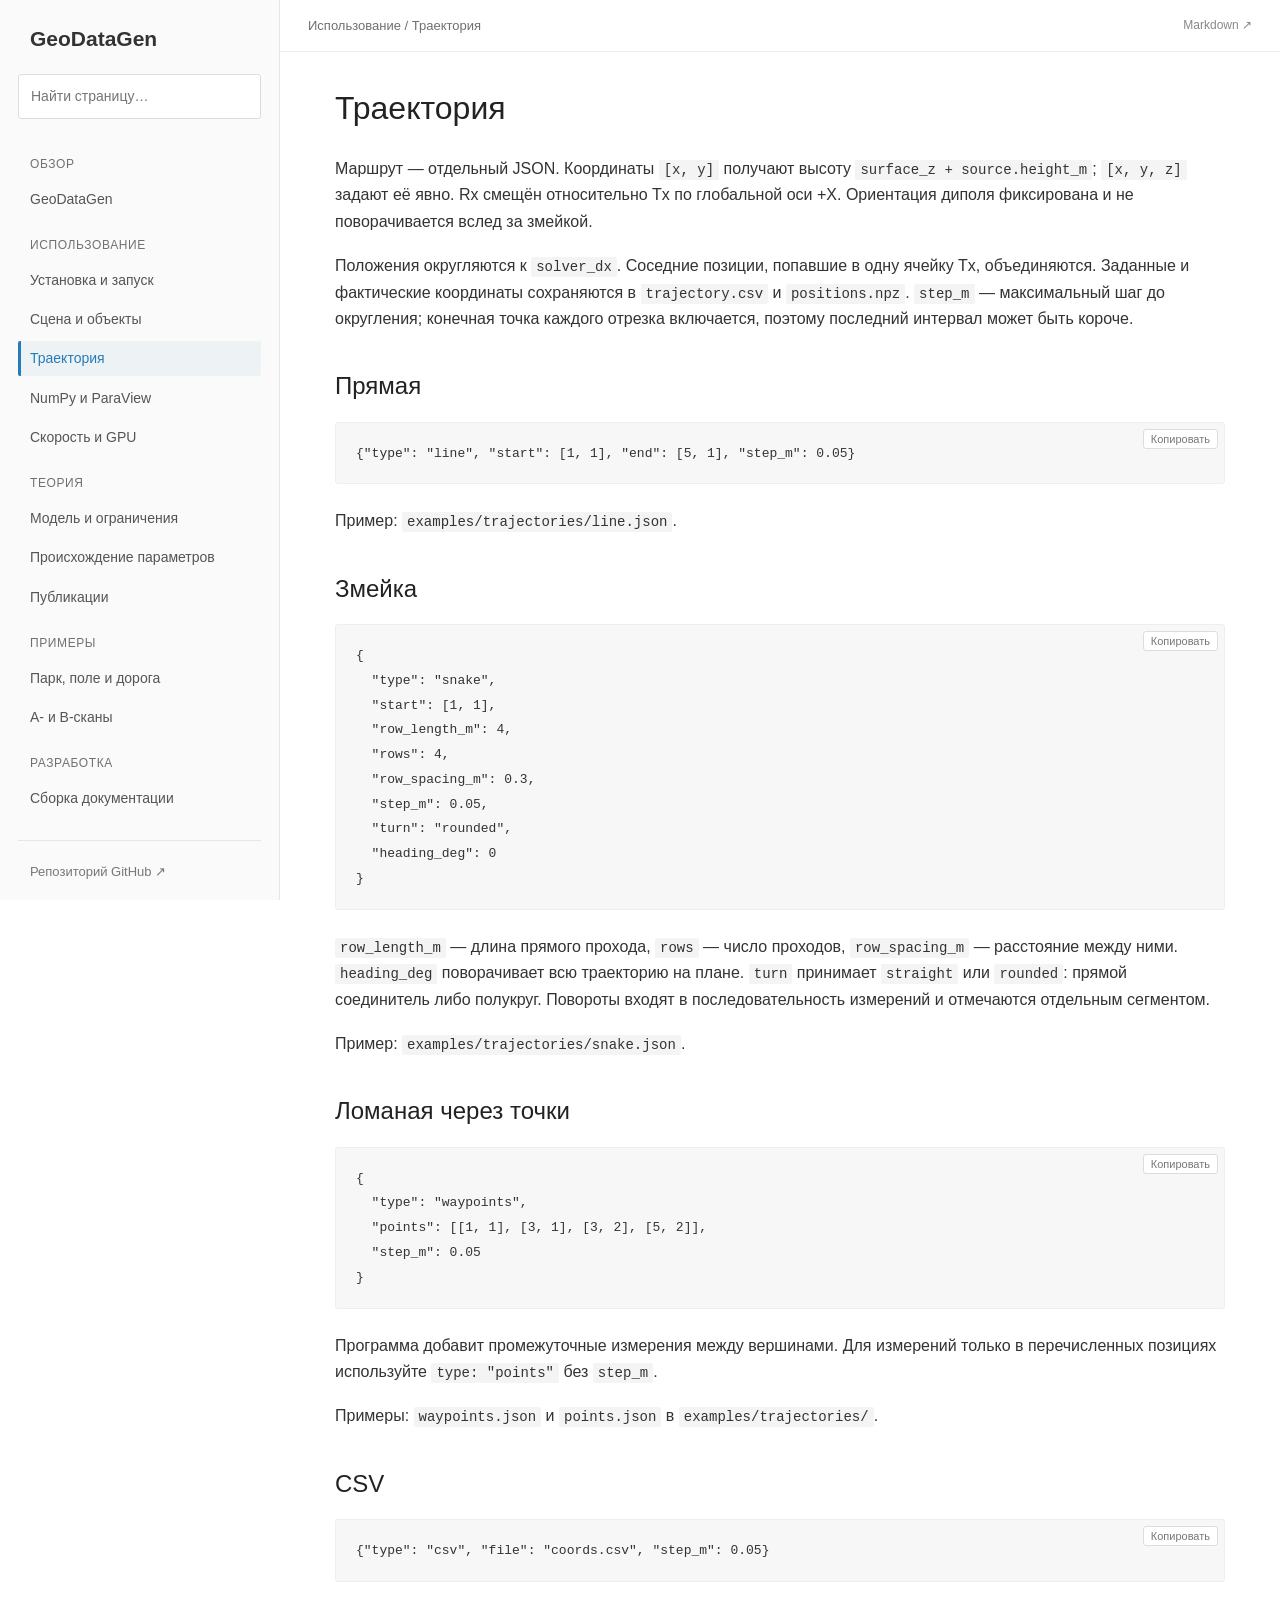
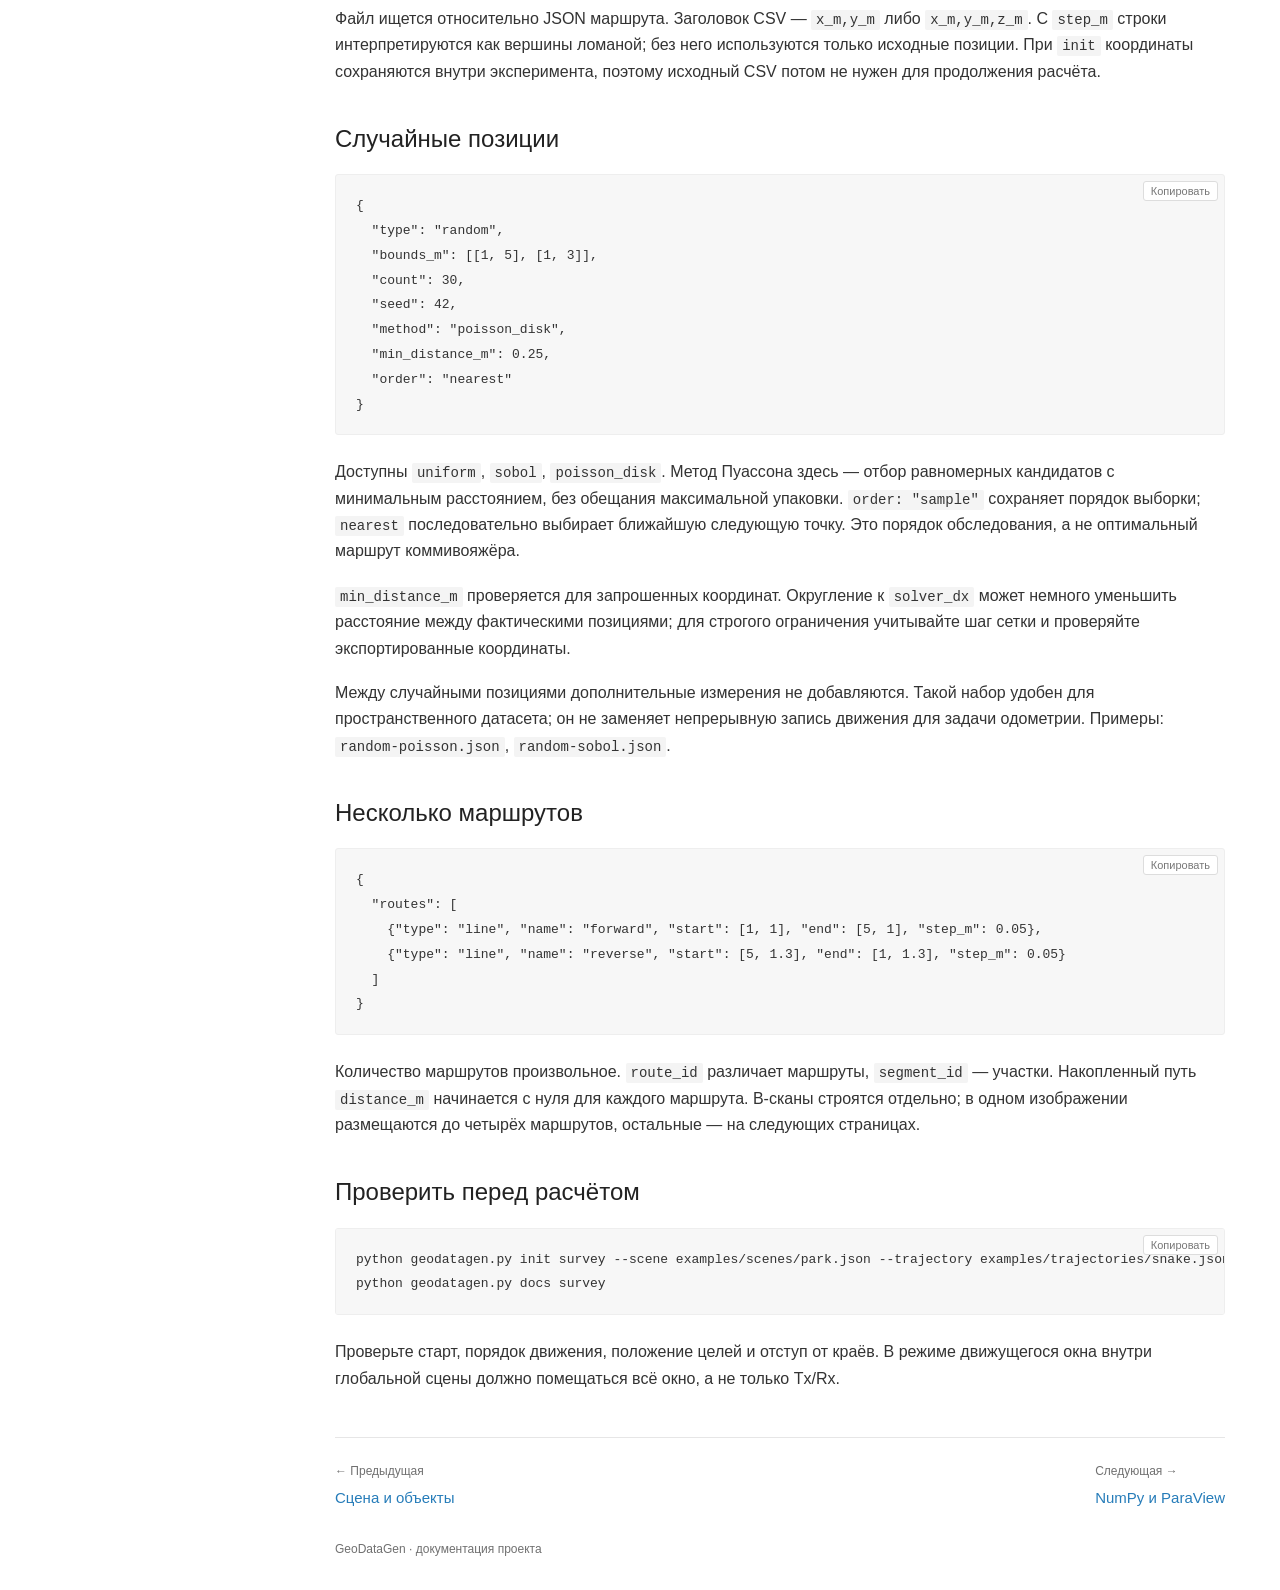
<file: user_review/usage/trajectory.html>
<!doctype html>
<!-- Generated by tools/build_docs.py; edit docs/usage/trajectory.md. -->
<html lang="ru"><head><meta charset="utf-8"><meta name="viewport" content="width=device-width,initial-scale=1"><meta name="color-scheme" content="light"><title>Траектория · GeoDataGen</title><link rel="stylesheet" href="../assets/book.css"><script src="../assets/book.js" defer></script></head>
<body><a class="skip" href="#content">Перейти к тексту</a><aside id="sidebar"><a class="brand" href="../index.html">GeoDataGen</a><label class="sr-only" for="search">Найти страницу</label><input id="search" type="search" placeholder="Найти страницу…" autocomplete="off"><nav aria-label="Оглавление"><p class="group">Обзор</p><ul><li><a href="../index.html">GeoDataGen</a></li></ul><p class="group">Использование</p><ul><li><a href="quickstart.html">Установка и запуск</a></li><li><a href="scene.html">Сцена и объекты</a></li><li><a href="trajectory.html" aria-current="page">Траектория</a></li><li><a href="exports.html">NumPy и ParaView</a></li><li><a href="performance.html">Скорость и GPU</a></li></ul><p class="group">Теория</p><ul><li><a href="../theory/model.html">Модель и ограничения</a></li><li><a href="../theory/parameters.html">Происхождение параметров</a></li><li><a href="../theory/papers.html">Публикации</a></li></ul><p class="group">Примеры</p><ul><li><a href="../examples/scenes.html">Парк, поле и дорога</a></li><li><a href="../examples/scans.html">A- и B-сканы</a></li></ul><p class="group">Разработка</p><ul><li><a href="documentation.html">Сборка документации</a></li></ul></nav><p class="empty" hidden>Страница не найдена</p><a class="repository" href="https://github.com/bySaf/geodatagen">Репозиторий GitHub ↗</a></aside>
<div class="body"><header><button id="menu" aria-expanded="false" aria-controls="sidebar" aria-label="Открыть оглавление">☰</button><span>Использование / Траектория</span><a href="https://github.com/bySaf/geodatagen/blob/main/docs/usage/trajectory.md" aria-label="Исходник страницы">Markdown ↗</a></header><main id="content"><article><h1 id="траектория">Траектория<a class="anchor" href="#траектория" aria-label="Ссылка на раздел">#</a></h1>
<p>Маршрут — отдельный JSON. Координаты <code>[x, y]</code> получают высоту <code>surface_z + source.height_m</code>; <code>[x, y, z]</code> задают её явно. Rx смещён относительно Tx по глобальной оси +X. Ориентация диполя фиксирована и не поворачивается вслед за змейкой.</p>
<p>Положения округляются к <code>solver_dx</code>. Соседние позиции, попавшие в одну ячейку Tx, объединяются. Заданные и фактические координаты сохраняются в <code>trajectory.csv</code> и <code>positions.npz</code>. <code>step_m</code> — максимальный шаг до округления; конечная точка каждого отрезка включается, поэтому последний интервал может быть короче.</p>
<h2 id="прямая">Прямая<a class="anchor" href="#прямая" aria-label="Ссылка на раздел">#</a></h2>
<pre><code class="language-json">{&quot;type&quot;: &quot;line&quot;, &quot;start&quot;: [1, 1], &quot;end&quot;: [5, 1], &quot;step_m&quot;: 0.05}
</code></pre>
<p>Пример: <code>examples/trajectories/line.json</code>.</p>
<h2 id="змейка">Змейка<a class="anchor" href="#змейка" aria-label="Ссылка на раздел">#</a></h2>
<pre><code class="language-json">{
  &quot;type&quot;: &quot;snake&quot;,
  &quot;start&quot;: [1, 1],
  &quot;row_length_m&quot;: 4,
  &quot;rows&quot;: 4,
  &quot;row_spacing_m&quot;: 0.3,
  &quot;step_m&quot;: 0.05,
  &quot;turn&quot;: &quot;rounded&quot;,
  &quot;heading_deg&quot;: 0
}
</code></pre>
<p><code>row_length_m</code> — длина прямого прохода, <code>rows</code> — число проходов, <code>row_spacing_m</code> — расстояние между ними. <code>heading_deg</code> поворачивает всю траекторию на плане. <code>turn</code> принимает <code>straight</code> или <code>rounded</code>: прямой соединитель либо полукруг. Повороты входят в последовательность измерений и отмечаются отдельным сегментом.</p>
<p>Пример: <code>examples/trajectories/snake.json</code>.</p>
<h2 id="ломаная-через-точки">Ломаная через точки<a class="anchor" href="#ломаная-через-точки" aria-label="Ссылка на раздел">#</a></h2>
<pre><code class="language-json">{
  &quot;type&quot;: &quot;waypoints&quot;,
  &quot;points&quot;: [[1, 1], [3, 1], [3, 2], [5, 2]],
  &quot;step_m&quot;: 0.05
}
</code></pre>
<p>Программа добавит промежуточные измерения между вершинами. Для измерений только в перечисленных позициях используйте <code>type: &quot;points&quot;</code> без <code>step_m</code>.</p>
<p>Примеры: <code>waypoints.json</code> и <code>points.json</code> в <code>examples/trajectories/</code>.</p>
<h2 id="csv">CSV<a class="anchor" href="#csv" aria-label="Ссылка на раздел">#</a></h2>
<pre><code class="language-json">{&quot;type&quot;: &quot;csv&quot;, &quot;file&quot;: &quot;coords.csv&quot;, &quot;step_m&quot;: 0.05}
</code></pre>
<p>Файл ищется относительно JSON маршрута. Заголовок CSV — <code>x_m,y_m</code> либо <code>x_m,y_m,z_m</code>. С <code>step_m</code> строки интерпретируются как вершины ломаной; без него используются только исходные позиции. При <code>init</code> координаты сохраняются внутри эксперимента, поэтому исходный CSV потом не нужен для продолжения расчёта.</p>
<h2 id="случайные-позиции">Случайные позиции<a class="anchor" href="#случайные-позиции" aria-label="Ссылка на раздел">#</a></h2>
<pre><code class="language-json">{
  &quot;type&quot;: &quot;random&quot;,
  &quot;bounds_m&quot;: [[1, 5], [1, 3]],
  &quot;count&quot;: 30,
  &quot;seed&quot;: 42,
  &quot;method&quot;: &quot;poisson_disk&quot;,
  &quot;min_distance_m&quot;: 0.25,
  &quot;order&quot;: &quot;nearest&quot;
}
</code></pre>
<p>Доступны <code>uniform</code>, <code>sobol</code>, <code>poisson_disk</code>. Метод Пуассона здесь — отбор равномерных кандидатов с минимальным расстоянием, без обещания максимальной упаковки. <code>order: &quot;sample&quot;</code> сохраняет порядок выборки; <code>nearest</code> последовательно выбирает ближайшую следующую точку. Это порядок обследования, а не оптимальный маршрут коммивояжёра.</p>
<p><code>min_distance_m</code> проверяется для запрошенных координат. Округление к <code>solver_dx</code> может немного уменьшить расстояние между фактическими позициями; для строгого ограничения учитывайте шаг сетки и проверяйте экспортированные координаты.</p>
<p>Между случайными позициями дополнительные измерения не добавляются. Такой набор удобен для пространственного датасета; он не заменяет непрерывную запись движения для задачи одометрии. Примеры: <code>random-poisson.json</code>, <code>random-sobol.json</code>.</p>
<h2 id="несколько-маршрутов">Несколько маршрутов<a class="anchor" href="#несколько-маршрутов" aria-label="Ссылка на раздел">#</a></h2>
<pre><code class="language-json">{
  &quot;routes&quot;: [
    {&quot;type&quot;: &quot;line&quot;, &quot;name&quot;: &quot;forward&quot;, &quot;start&quot;: [1, 1], &quot;end&quot;: [5, 1], &quot;step_m&quot;: 0.05},
    {&quot;type&quot;: &quot;line&quot;, &quot;name&quot;: &quot;reverse&quot;, &quot;start&quot;: [5, 1.3], &quot;end&quot;: [1, 1.3], &quot;step_m&quot;: 0.05}
  ]
}
</code></pre>
<p>Количество маршрутов произвольное. <code>route_id</code> различает маршруты, <code>segment_id</code> — участки. Накопленный путь <code>distance_m</code> начинается с нуля для каждого маршрута. B-сканы строятся отдельно; в одном изображении размещаются до четырёх маршрутов, остальные — на следующих страницах.</p>
<h2 id="проверить-перед-расчётом">Проверить перед расчётом<a class="anchor" href="#проверить-перед-расчётом" aria-label="Ссылка на раздел">#</a></h2>
<pre><code class="language-bash">python geodatagen.py init survey --scene examples/scenes/park.json --trajectory examples/trajectories/snake.json
python geodatagen.py docs survey
</code></pre>
<p>Проверьте старт, порядок движения, положение целей и отступ от краёв. В режиме движущегося окна внутри глобальной сцены должно помещаться всё окно, а не только Tx/Rx.</p>
</article><nav class="pagination" aria-label="Соседние страницы"><a href="scene.html"><span>← Предыдущая</span>Сцена и объекты</a><a href="exports.html"><span>Следующая →</span>NumPy и ParaView</a></nav><footer>GeoDataGen · документация проекта</footer></main></div></body></html>
</file>
<file: user_review/assets/book.css>
:root{color-scheme:light;--ink:#333;--muted:#727272;--line:#e6e6e6;--link:#267cb9;--sidebar:280px}*{box-sizing:border-box}body{margin:0;color:var(--ink);background:#fff;font:16px/1.65 -apple-system,BlinkMacSystemFont,"Segoe UI",Arial,sans-serif}a{color:var(--link);text-decoration:none}a:hover{text-decoration:underline}a:focus-visible,button:focus-visible,input:focus-visible{outline:2px solid #267cb9;outline-offset:3px}.skip{position:fixed;top:-80px;left:16px;z-index:100;background:#fff;padding:10px}.skip:focus{top:8px}.sr-only{position:absolute;clip:rect(0,0,0,0);width:1px;height:1px;overflow:hidden}#sidebar{position:fixed;inset:0 auto 0 0;width:var(--sidebar);overflow-y:auto;background:#fafafa;border-right:1px solid var(--line);padding:22px 18px 28px}.brand{display:block;color:#333;font-size:21px;font-weight:600;padding:0 12px 17px}#search{width:100%;padding:10px 12px;border:1px solid #ddd;border-radius:3px;background:#fff;font:inherit;font-size:14px;margin-bottom:16px}.group{font-size:12px;letter-spacing:.05em;text-transform:uppercase;color:#707070;margin:20px 12px 7px}nav ul{list-style:none;padding:0;margin:0}#sidebar nav a{display:block;padding:7px 12px;font-size:14px;line-height:1.45;color:#555;border-radius:2px}#sidebar nav a:hover{background:#eee;text-decoration:none}#sidebar nav a[aria-current]{color:#267cb9;background:#edf2f5;border-left:3px solid #267cb9;padding-left:9px}.repository{display:block;border-top:1px solid var(--line);padding:20px 12px 0;margin-top:25px;font-size:13px;color:#777}.empty{padding:10px;font-size:14px}.body{margin-left:var(--sidebar);width:calc(100% - var(--sidebar));min-width:0}header{height:52px;border-bottom:1px solid #eee;display:flex;align-items:center;gap:16px;padding:0 28px;color:#707070;font-size:13px;position:sticky;top:0;background:rgba(255,255,255,.97);z-index:2}header>a{margin-left:auto;color:#888;font-size:12px}#menu{border:0;background:transparent;color:#666;cursor:pointer;font-size:20px;display:none}main{width:100%;max-width:1000px;min-width:0;margin:auto;padding:36px 55px 20px}h1{font-size:32px;line-height:1.25;font-weight:500;margin:0 0 28px;color:#222}h2{font-size:24px;font-weight:500;line-height:1.3;margin:38px 0 15px;color:#222}h3{font-size:19px;font-weight:600;margin:28px 0 12px}h1,h2,h3{scroll-margin-top:75px}.anchor{margin-left:9px;color:#aaa;font-size:.7em;opacity:0}h1:hover .anchor,h2:hover .anchor,h3:hover .anchor,.anchor:focus{opacity:1}article{min-width:0;overflow-wrap:anywhere}p{margin:0 0 18px}ul,ol{padding-left:25px;margin:0 0 20px}li{margin:5px 0}strong{font-weight:600}code{font:14px/1.6 ui-monospace,SFMono-Regular,Consolas,monospace;background:#f4f4f4;padding:2px 5px;border-radius:2px}pre{position:relative;max-width:100%;min-width:0;overflow-x:auto;background:#f7f7f7;border:1px solid #eee;padding:18px 20px;margin:20px 0 24px;border-radius:3px;line-height:1.55}pre code{overflow-wrap:normal;padding:0;background:none;font-size:13px;white-space:pre}table{width:100%;border-collapse:collapse;margin:20px 0 26px;font-size:14px}td,th{text-align:left;border:1px solid #e2e2e2;padding:9px 12px;vertical-align:top}th{background:#fafafa;font-weight:600}article img{max-width:100%;height:auto;display:block;margin:25px auto;border:1px solid #eee}blockquote{border-left:4px solid #ddd;margin:24px 0;padding:4px 20px;color:#777}.pagination{border-top:1px solid var(--line);margin-top:45px;padding-top:24px;display:flex;justify-content:space-between;gap:30px}.pagination>a{min-width:0;overflow-wrap:anywhere;max-width:48%;font-size:15px}.pagination span{display:block;color:#707070;font-size:12px;margin-bottom:4px}footer{color:#707070;font-size:12px;padding:30px 0 10px}.copy{position:absolute;right:6px;top:6px;border:1px solid #ddd;background:#fff;border-radius:3px;padding:3px 7px;color:#777;font-size:11px;cursor:pointer}@media(max-width:900px){:root{--sidebar:245px}main{padding:30px}}@media(max-width:700px){#sidebar{transform:translateX(-100%);transition:transform .15s ease;z-index:5;width:275px;box-shadow:4px 0 15px #0001}body.menu-open #sidebar{transform:translateX(0)}.body{margin-left:0;width:100%}header{padding:0 16px}header span{min-width:0;white-space:nowrap;overflow:hidden;text-overflow:ellipsis}header>a{display:none}#menu{display:block}main{padding:26px 20px}h1{font-size:28px}h2{font-size:23px}table{display:block;overflow:auto}pre{padding:16px 12px}.pagination{gap:15px}}@media(prefers-reduced-motion:reduce){#sidebar{transition:none}}@media print{#sidebar,header,.pagination,footer,.copy{display:none}.body{margin:0}main{max-width:none;padding:0}pre{white-space:pre-wrap}article a{color:inherit}.anchor{display:none}}
</file>
